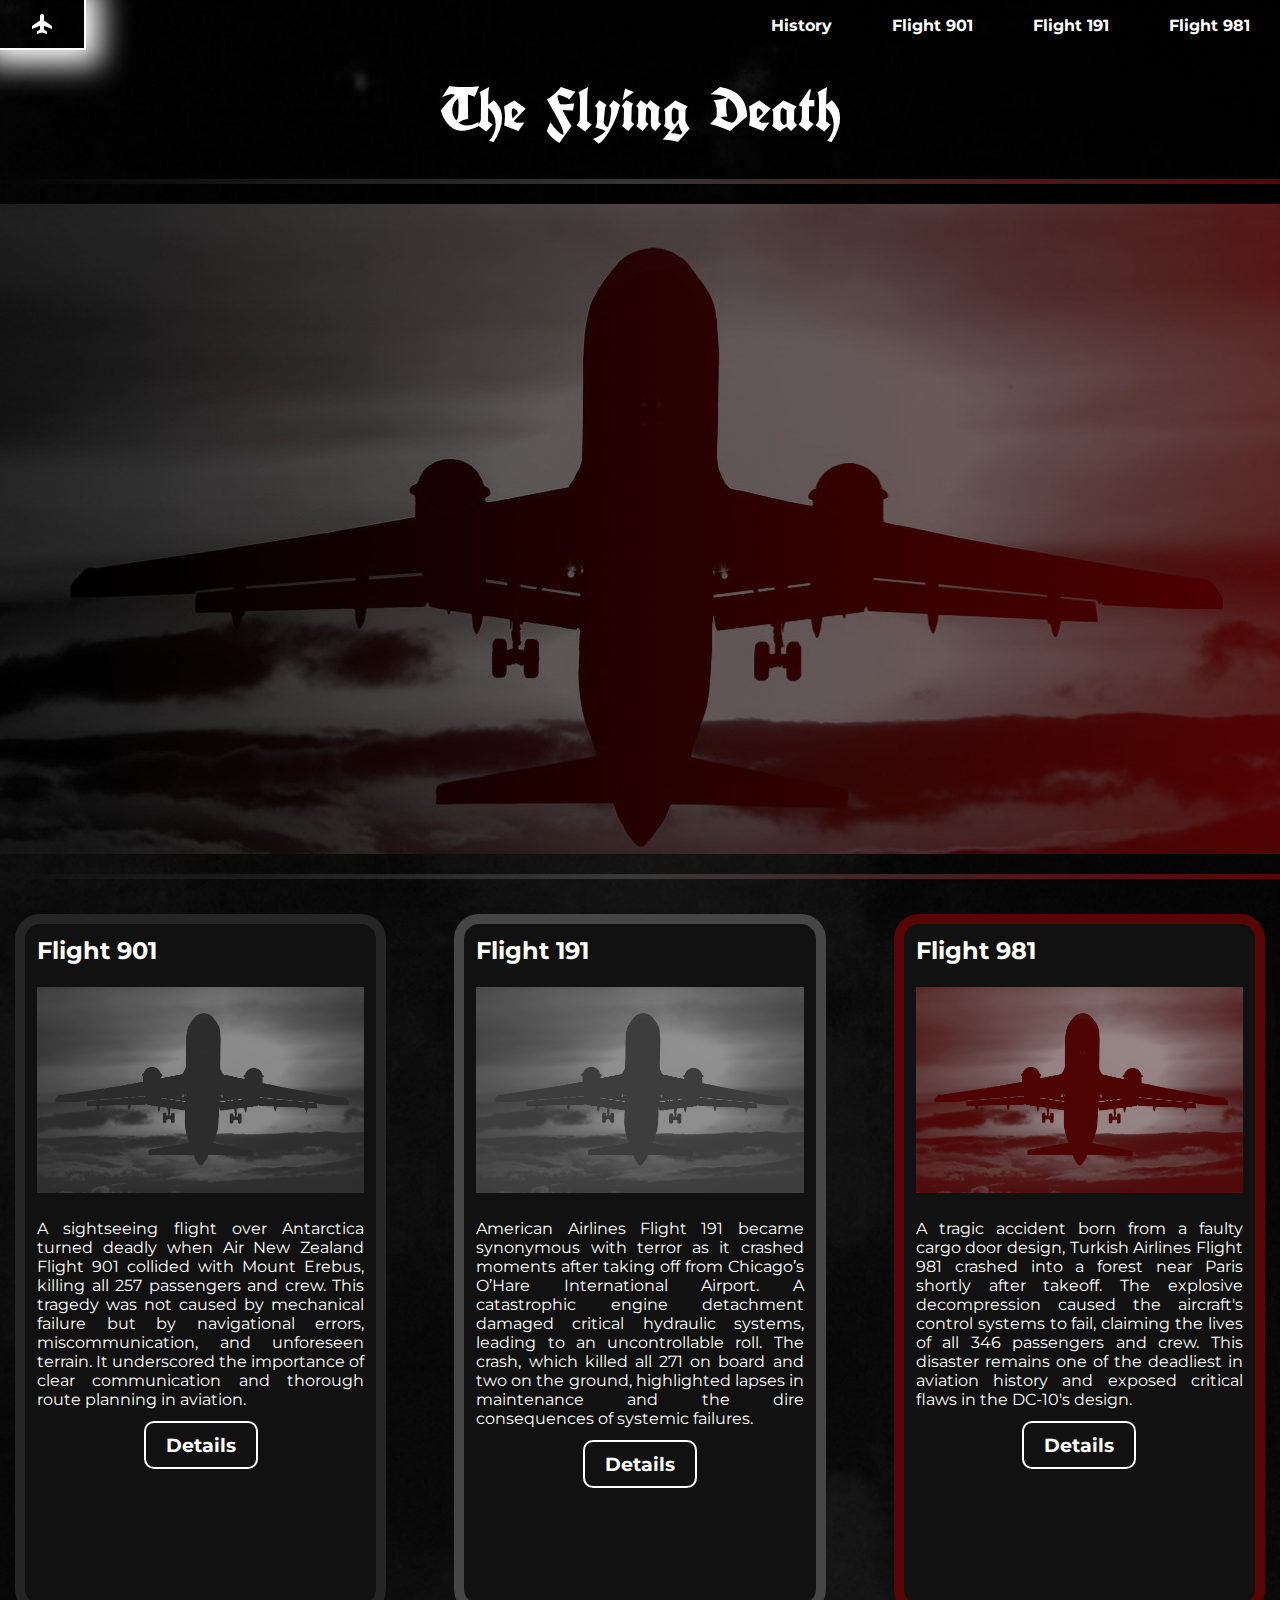
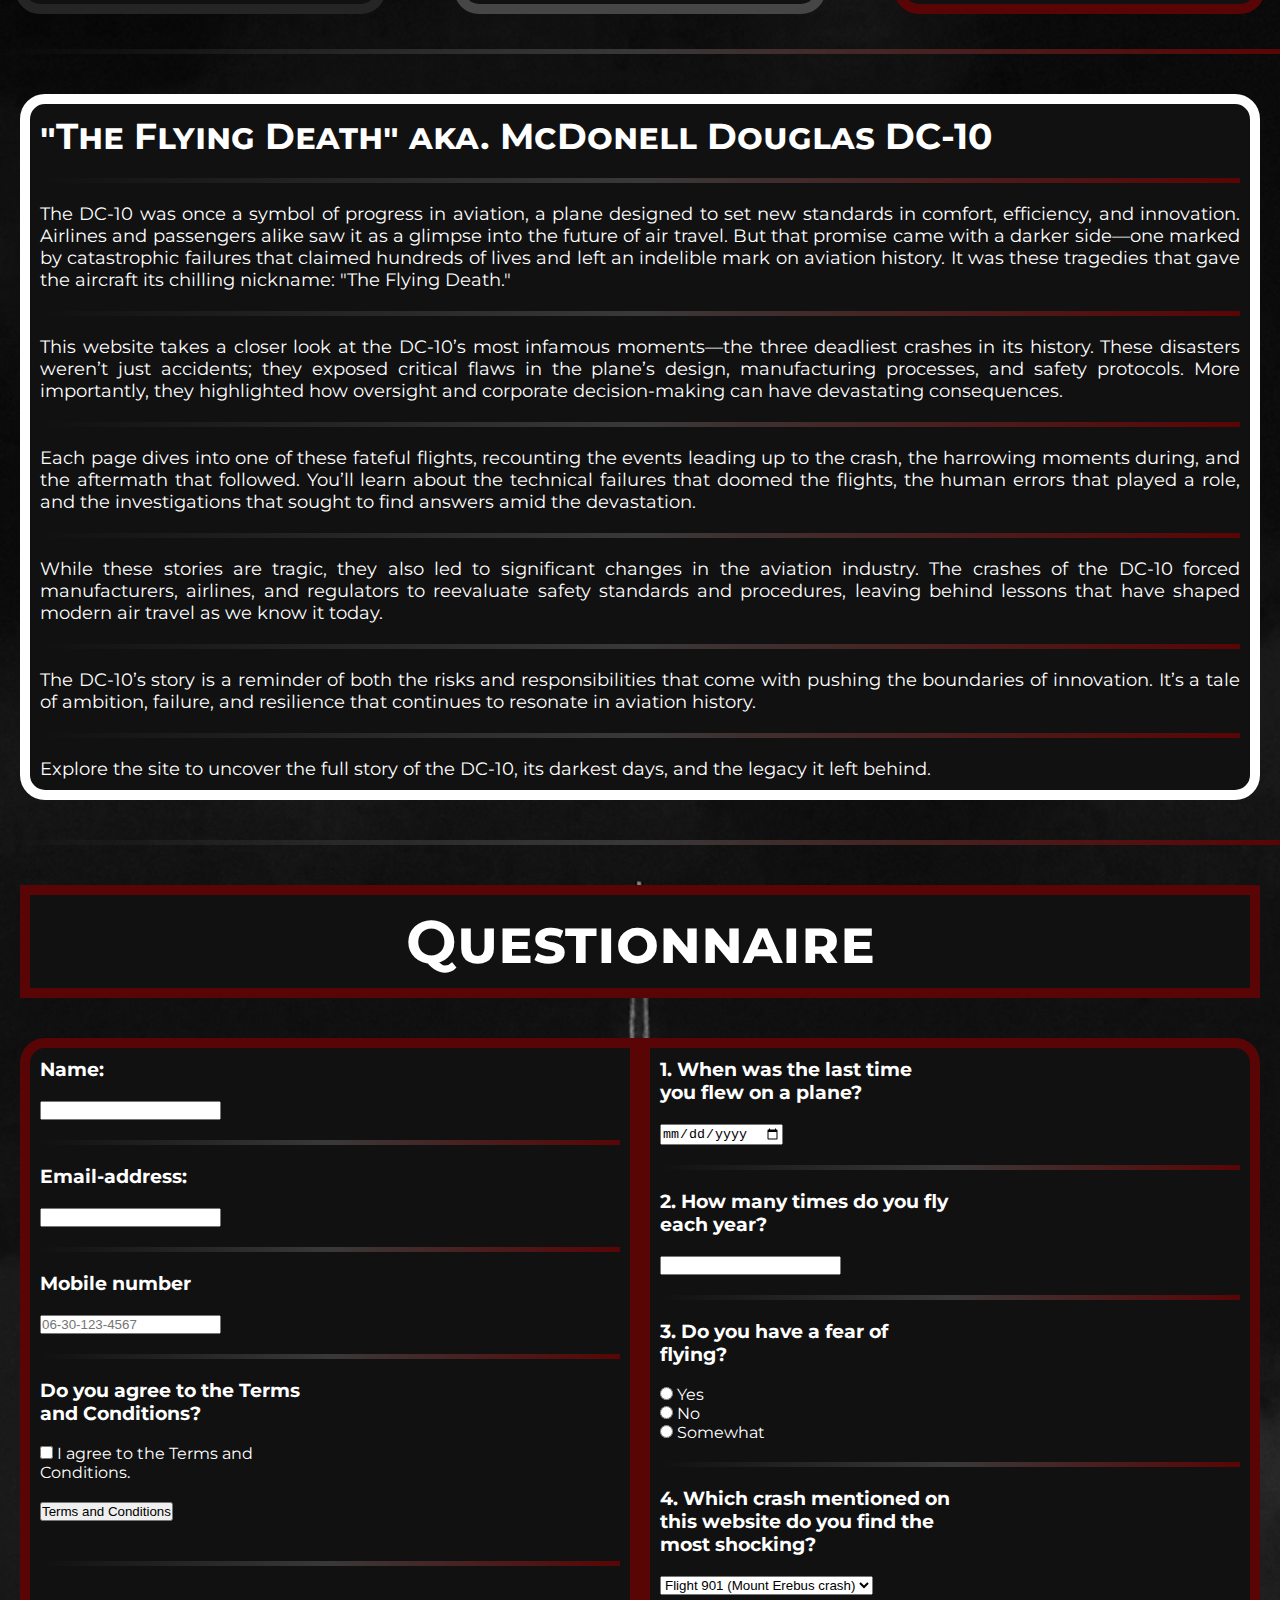
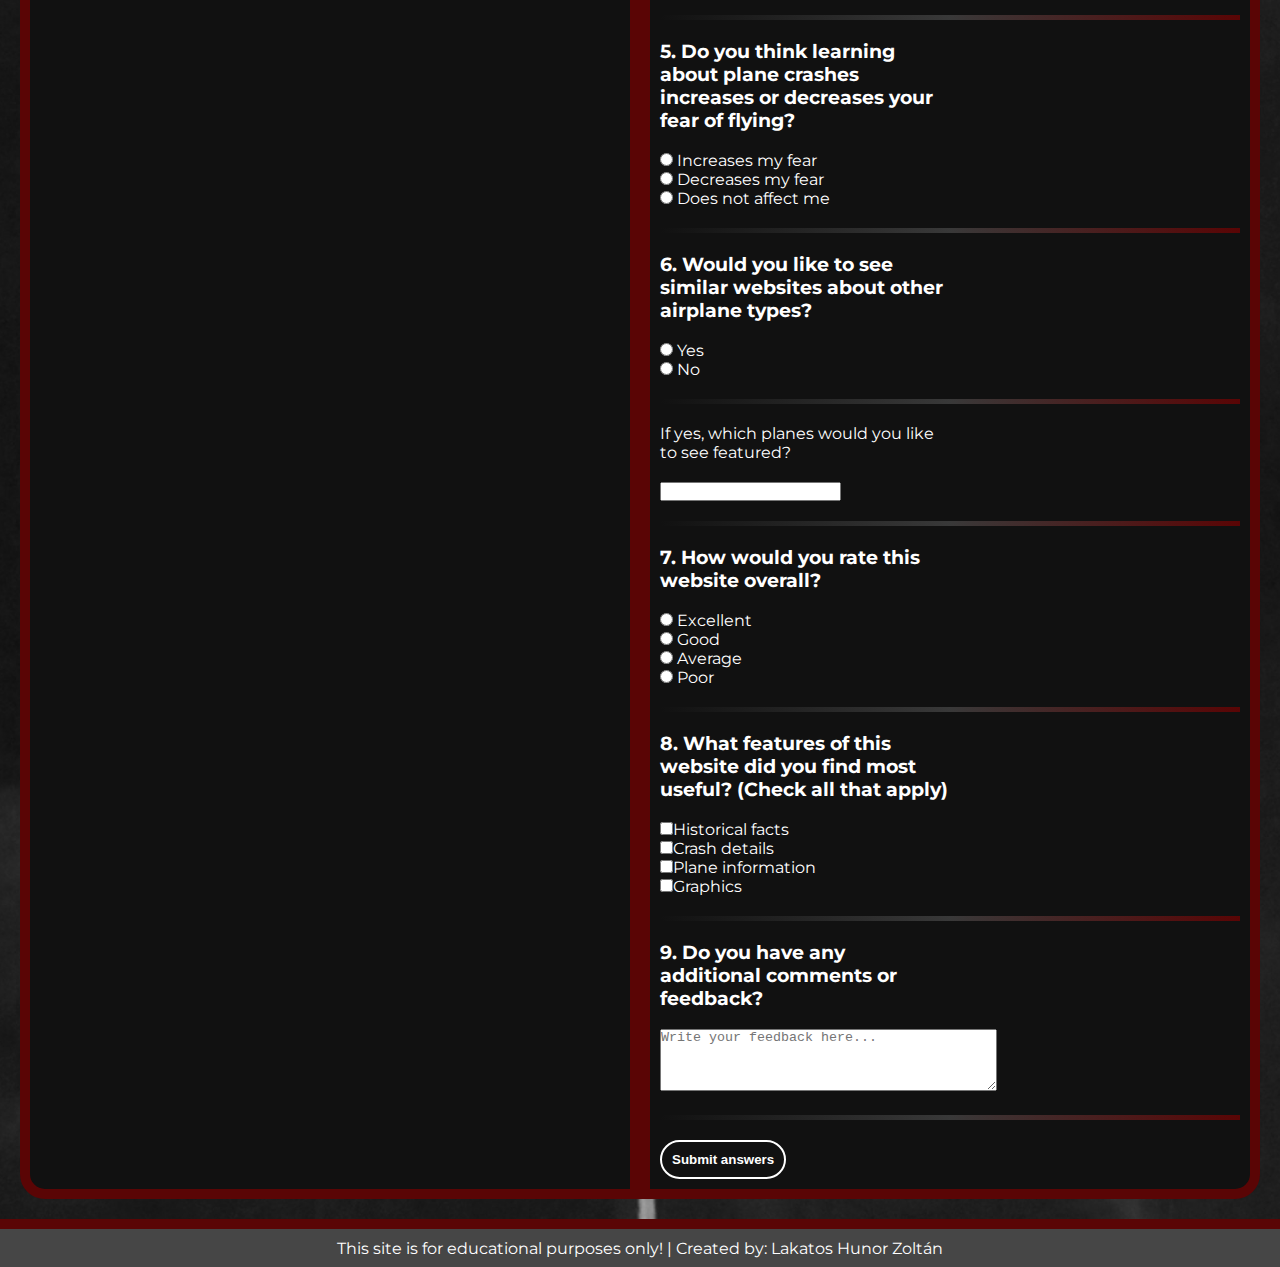
<file: index.html>
<!DOCTYPE html>
<html lang="en">

<head>
    <meta charset="UTF-8">
    <meta name="viewport" content="width=device-width, initial-scale=1.0">
    <title>The Flying Death</title>
    <link rel="stylesheet" href="style.css">
    <script src="script.js"></script>
    <meta name="author" content="Lakatos Hunor Zoltán">
    <meta name="description" content="Az oldal a DC-10 nevű repülőgép történetét, 
    és baleseteit mutatja be, kiemelve a 3 legsúlyosabbat.">
    <meta name="copyright" content="Az oldal oktatási célokra jött létre.">
    <link rel="icon" type="image/x-icon" href="./kepek/favicon.png">
</head>

<body onload="header_fgv()">
    <nav class="big-nav">
        <ul id="sidemenu"><!--ez az X-->
            <li onclick="disappear()"><a href="#"><svg class="x" xmlns="http://www.w3.org/2000/svg" height="24px"
                        viewBox="0 -960 960 960" width="24px" fill="#ffffff">
                        <path
                            d="m256-200-56-56 224-224-224-224 56-56 224 224 224-224 56 56-224 224 224 224-56 56-224-224-224 224Z" />
                    </svg></a></li>
            <li><a href="index.html">Home</a></li>
            <li><a href="history.html">History</a></li>
            <li><a href="flight_901.html">Flight 901</a></li>
            <li><a href="flight_191.html">Flight 191</a></li>
            <li><a href="flight_981.html">Flight 981</a></li>
        </ul>
        <ul>
            <li><a href="index.html" class="logo"><svg xmlns="http://www.w3.org/2000/svg" height="24px"
                        viewBox="0 -960 960 960" width="24px" fill="#ffffff">
                        <path
                            d="M280-80v-100l120-84v-144L80-280v-120l320-224v-176q0-33 23.5-56.5T480-880q33 0 56.5 23.5T560-800v176l320 224v120L560-408v144l120 84v100l-200-60-200 60Z" />
                    </svg></a></li>
            <!--<li class="disappear"><a href="index.html" id="current">Home</a></li>-->
            <li class="disappear"><a href="history.html">History</a></li>
            <li class="disappear"><a href="flight_901.html">Flight 901</a></li>
            <li class="disappear"><a href="flight_191.html">Flight 191</a></li>
            <li class="disappear"><a href="flight_981.html">Flight 981</a></li>
            <li class="menugomb" onclick="appear()"><a href="#"><svg xmlns="http://www.w3.org/2000/svg" height="24px"
                        viewBox="0 -960 960 960" width="24px" fill="#ffffff">
                        <path d="M120-240v-80h720v80H120Zm0-200v-80h720v80H120Zm0-200v-80h720v80H120Z" />
                        <!--ez a 3 pont-->
                    </svg></a></li>
        </ul>
    </nav>
    <header><span id="header-one">The</span><span id="header-two">Flying</span><span id="header-three">Death</span>
    </header>
    <hr>
    <div class="kezdolap-kep"></div>
    <hr>




    <div class="container">
        <section class="sotetszurke-section">
            <table>
                <tr>
                    <td>
                        <h2>Flight 901</h2>
                    </td>
                </tr>
                <tr>
                    <td><img src="kepek/aircraft_sotet_szurke.jpg" alt="Repülőgép sötét szürke háttérrel"></td>
                </tr>
                <tr>
                    <td>A sightseeing flight over Antarctica turned deadly when Air New Zealand Flight 901 collided with
                        Mount Erebus,
                        killing all 257 passengers and crew. This tragedy was not caused by mechanical failure but by
                        navigational errors, miscommunication, and unforeseen terrain. It underscored the importance of
                        clear communication and thorough route planning in aviation.</td>
                </tr>
                <tr>
                    <td><a href="flight_901.html">Details</a></td>
                </tr>
            </table>

        </section>
        <section class="vilagosszurke-section">
            <table>
                <tr>
                    <td>
                        <h2>Flight 191</h2>
                    </td>
                </tr>
                <tr>
                    <td><img src="kepek/aircraft_vilagos_szurke.jpg" alt="Repülőgép világos szürke háttérrel"></td>
                </tr>
                <tr>
                    <td>American Airlines Flight 191 became synonymous with terror as it crashed moments after taking
                        off from Chicago’s
                        O’Hare International Airport. A catastrophic engine detachment damaged critical hydraulic
                        systems, leading to an uncontrollable roll. The crash, which killed all 271 on board and two on
                        the ground, highlighted lapses in maintenance and the dire consequences of systemic failures.
                    </td>
                </tr>
                <tr>
                    <td><a href="flight_191.html">Details</a></td>
                </tr>
            </table>
        </section>
        <section class="voros-section">
            <table>
                <tr>
                    <td>
                        <h2>Flight 981</h2>
                    </td>
                </tr>
                <tr>
                    <td><img src="kepek/aircraft_voros.jpg" alt="Repülőgép vörös háttérrel"></td>
                </tr>
                <tr>
                    <td>A tragic accident born from a faulty cargo door design, Turkish Airlines Flight 981 crashed into
                        a forest near Paris shortly after takeoff. The explosive decompression caused the aircraft's
                        control systems to fail, claiming the lives of all 346 passengers and crew. This disaster
                        remains one of the deadliest in aviation history and exposed critical flaws in the DC-10's
                        design.</td>
                </tr>
                <tr>
                    <td><a href="flight_981.html">Details</a></td>
                </tr>
            </table>

        </section>
        <hr>
        <article class="home_foszoveg">
            <h1>"The Flying Death" aka. McDonell Douglas DC-10</h1>
            <hr>
            <p>The DC-10 was once a symbol of progress in aviation, a plane designed to set new standards in comfort,
                efficiency, and innovation. Airlines and passengers alike saw it as a glimpse into the future of air
                travel. But that promise came with a darker side—one marked by catastrophic failures that claimed
                hundreds of lives and left an indelible mark on aviation history. It was these tragedies that gave the
                aircraft its chilling nickname: "The Flying Death."</p>
            <hr>
            <p>This website takes a closer look at the DC-10’s most infamous moments—the three deadliest crashes in its
                history. These disasters weren’t just accidents; they exposed critical flaws in the plane’s design,
                manufacturing processes, and safety protocols. More importantly, they highlighted how oversight and
                corporate decision-making can have devastating consequences.</p>
            <hr>
            <p>Each page dives into one of these fateful flights, recounting the events leading up to the crash, the
                harrowing moments during, and the aftermath that followed. You’ll learn about the technical failures
                that doomed the flights, the human errors that played a role, and the investigations that sought to find
                answers amid the devastation.</p>
            <hr>
            <p>While these stories are tragic, they also led to significant changes in the aviation industry. The
                crashes of the DC-10 forced manufacturers, airlines, and regulators to reevaluate safety standards and
                procedures, leaving behind lessons that have shaped modern air travel as we know it today.</p>
            <hr>
            <p>The DC-10’s story is a reminder of both the risks and responsibilities that come with pushing the
                boundaries of innovation. It’s a tale of ambition, failure, and resilience that continues to resonate in
                aviation history.</p>
            <hr>
            <p>Explore the site to uncover the full story of the DC-10, its darkest days, and the legacy it left behind.
            </p>
        </article>
        <hr>
        <div class="quiz-title">
            <h1>Questionnaire</h1>
        </div>
        <form action="https://rf.uni-corvinus.hu/webfejlesztes/receive.php" method="post" class="questionnaire">



            <div class="left">
                <div>
                    <label for="name">
                        <h3>Name:</h3>
                    </label>
                    <br>
                    <input type="text" name="name" id="name" required>
                </div>
                <hr>
                <div>
                    <label for="email">
                        <h3>Email-address:</h3>
                    </label>
                    <br>
                    <input type="email" name="email" id="email" required>
                </div>
                <hr>
                <div>
                    <label for="tel-number">
                        <h3>Mobile number</h3>
                    </label>
                    <br>
                    <input type="tel" name="tel-number" id="tel-number" placeholder="06-30-123-4567" required>
                </div>
                <hr>
                <div>
                    <h3>Do you agree to the Terms and Conditions?</h3>
                    <br>
                    <input type="checkbox" id="terms-and-conditions" name="terms" required>
                    <label for="terms-and-conditions">I agree to the Terms and Conditions.</label>
                    <br><br>
                    <input type="button" value="Terms and Conditions" onclick="TermsConditions()">

                </div>
                <div class="terms-cond" id="terms-cond"></div>
                <hr>
                <span></span>
            </div>


            <div class="right">
                <div class="question">
                    <label for="last-flight">
                        <h3>1. When was the last time you flew on a plane?</h3>
                    </label>
                    <br>
                    <input type="date" id="last-flight" name="last-flight" value="never">
                </div>
                <hr>

                <div class="question">
                    <label for="flight-number">
                        <h3>2. How many times do you fly each year?</h3>
                    </label>
                    <br>
                    <input type="number" id="flight-number" name="flight-number" min="0" required>
                </div>
                <hr>


                <div class="question">
                    <h3>3. Do you have a fear of flying?</h3>
                    <br>
                    <label>
                        <input type="radio" name="fear" value="yes"> Yes
                    </label>
                    <br>
                    <label>
                        <input type="radio" name="fear" value="no"> No
                    </label>
                    <br>
                    <label>
                        <input type="radio" name="fear" value="somewhat"> Somewhat
                    </label>
                </div>
                <hr>


                <div class="question">
                    <h3>4. Which crash mentioned on this website do you find the most shocking?</h3>
                    <br>
                    <select name="most-shocking-crash" id="most-shocking-crash" required>
                        <option value="flight-901">Flight 901 (Mount Erebus crash)</option>
                        <option value="flight-191">Flight 191 (Engine Detachment)</option>
                        <option value="flight-981">Flight 981 (Cargo Door Failure)</option>
                    </select>
                </div>
                <hr>


                <div class="question">
                    <h3>5. Do you think learning about plane crashes increases or decreases your fear of flying?</h3>
                    <br>
                    <label>
                        <input type="radio" name="fear-effect" value="increase"> Increases my fear
                    </label>
                    <br>
                    <label>
                        <input type="radio" name="fear-effect" value="decrease"> Decreases my fear
                    </label>
                    <br>
                    <label>
                        <input type="radio" name="fear-effect" value="neutral"> Does not affect me
                    </label>
                </div>
                <hr>


                <div class="question">
                    <h3>6. Would you like to see similar websites about other airplane types?</h3>
                    <br>
                    <label>
                        <input type="radio" name="similar-websites" value="yes"> Yes
                    </label>
                    <br>
                    <label>
                        <input type="radio" name="similar-websites" value="no"> No
                    </label>
                </div>
                <hr>



                <div class="question">
                    <label for="plane-types">If yes, which planes would you like to see featured?</label>
                    <br><br>
                    <input type="text" id="plane-types" name="plane-types" list="planes" required>
                    <datalist id="planes">
                        <option value="Boeing 747">Boeing 747</option>
                        <option value="Concorde">Concorde</option>
                        <option value="Boeing 737 MAX">Boeing 737 MAX</option>
                        <option value="Airbus A300">Airbus A300</option>
                    </datalist>
                </div>
                <hr>


                <div class="question">
                    <h3>7. How would you rate this website overall?</h3>
                    <br>
                    <label>
                        <input type="radio" name="rating" value="excellent"> Excellent
                    </label>
                    <br>
                    <label>
                        <input type="radio" name="rating" value="good"> Good
                    </label>
                    <br>
                    <label>
                        <input type="radio" name="rating" value="average"> Average
                    </label>
                    <br>
                    <label>
                        <input type="radio" name="rating" value="poor"> Poor
                    </label>
                </div>
                <hr>
                <div>
                    <h3>8. What features of this website did you find most useful? (Check all that apply)</h3>
                    <br>
                    <label for="historical-facts"></label>
                    <input type="checkbox" name="features" id="historical-facts" value="historical-facts">Historical
                    facts<br>
                    <label for="crash-details"></label>
                    <input type="checkbox" name="features" id="crash-details" value="crash-details">Crash details<br>
                    <label for="plane-info"></label>
                    <input type="checkbox" name="features" id="plane-info" value="plane-info">Plane information<br>
                    <label for="graphics"></label>
                    <input type="checkbox" name="features" id="graphics" value="graphics">Graphics<br>
                </div>
                <hr>

                <div class="question">
                    <label for="personal-feedback">
                        <h3>9. Do you have any additional comments or feedback?</h3>
                    </label>
                    <br>
                    <textarea id="personal-feedback" name="personal-feedback" rows="4" cols="40"
                        placeholder="Write your feedback here..."></textarea>
                </div>
                <hr>

                <div>
                    <input type="submit" value="Submit answers">
                </div>
            </div>
        </form>
        <footer>
            <p>This site is for educational purposes only! | Created by: Lakatos Hunor Zoltán</p>
        </footer>
    </div>

</body>

</html>
</file>
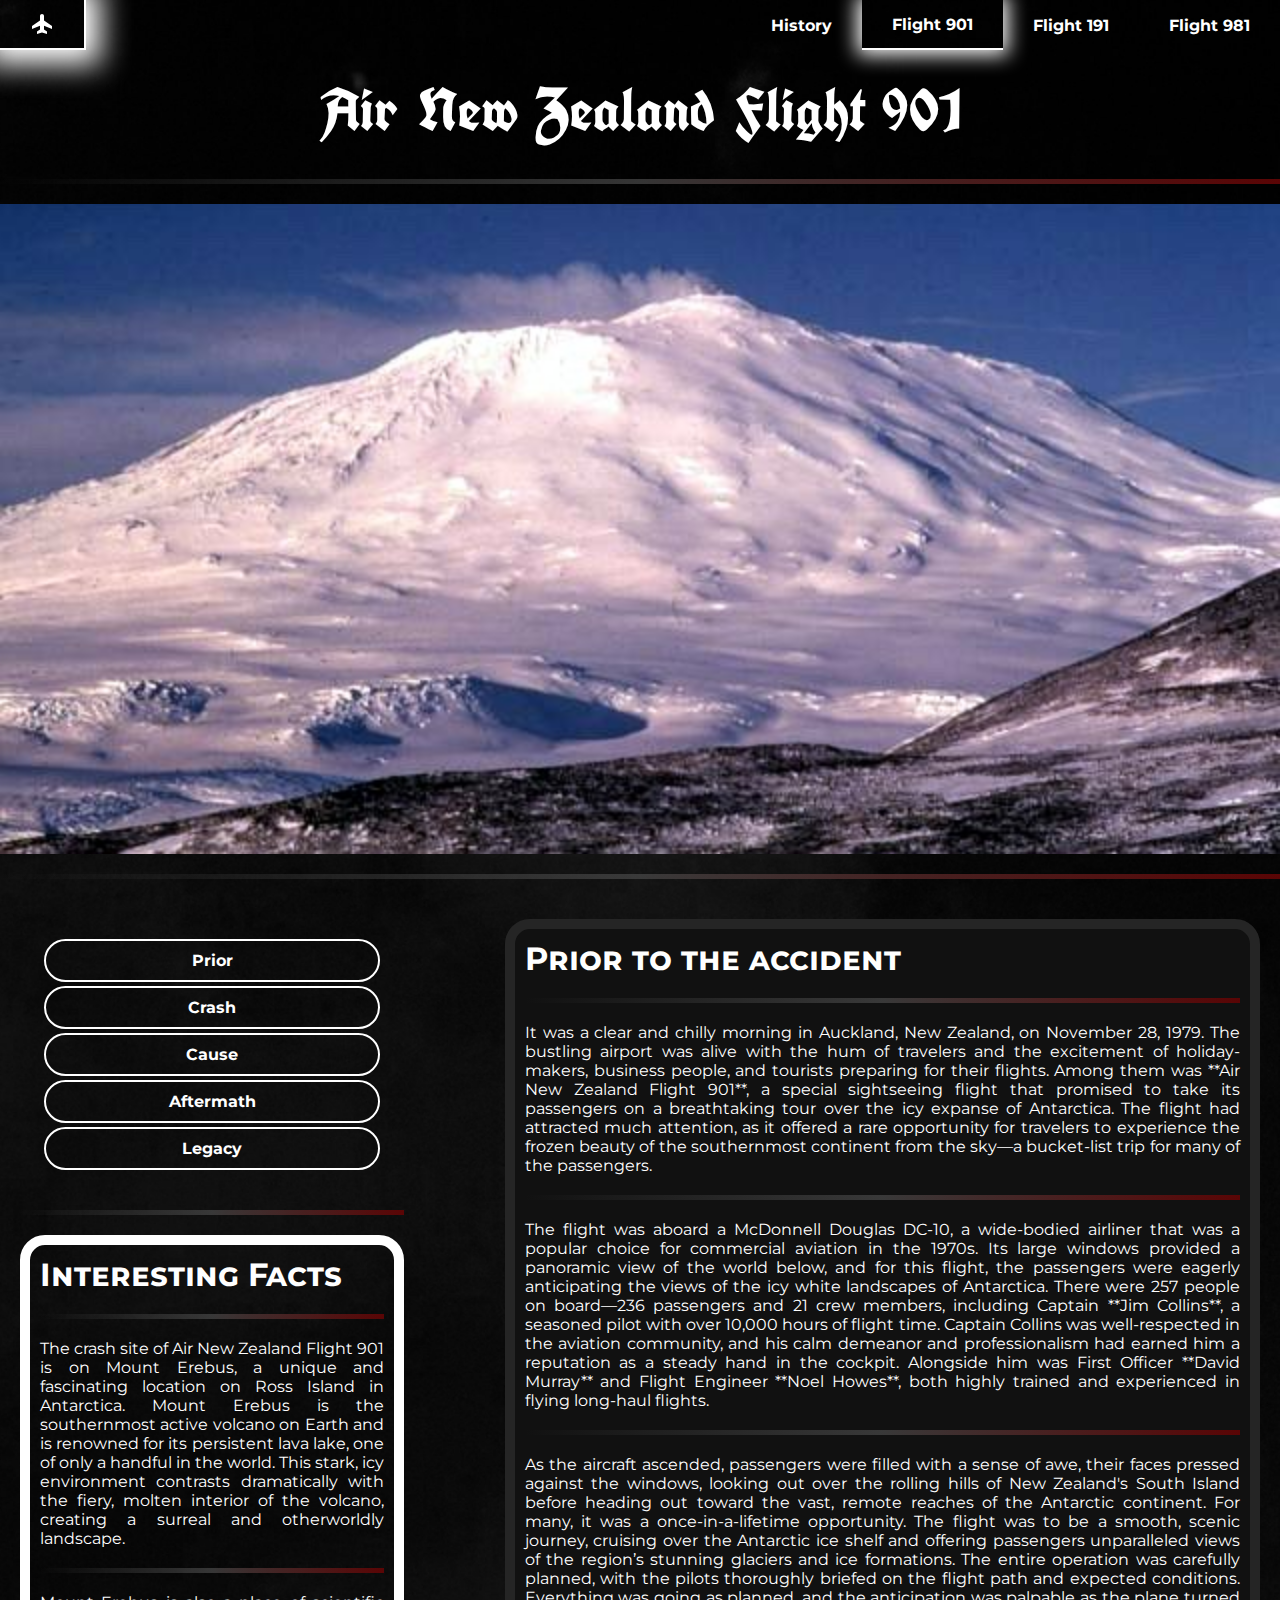
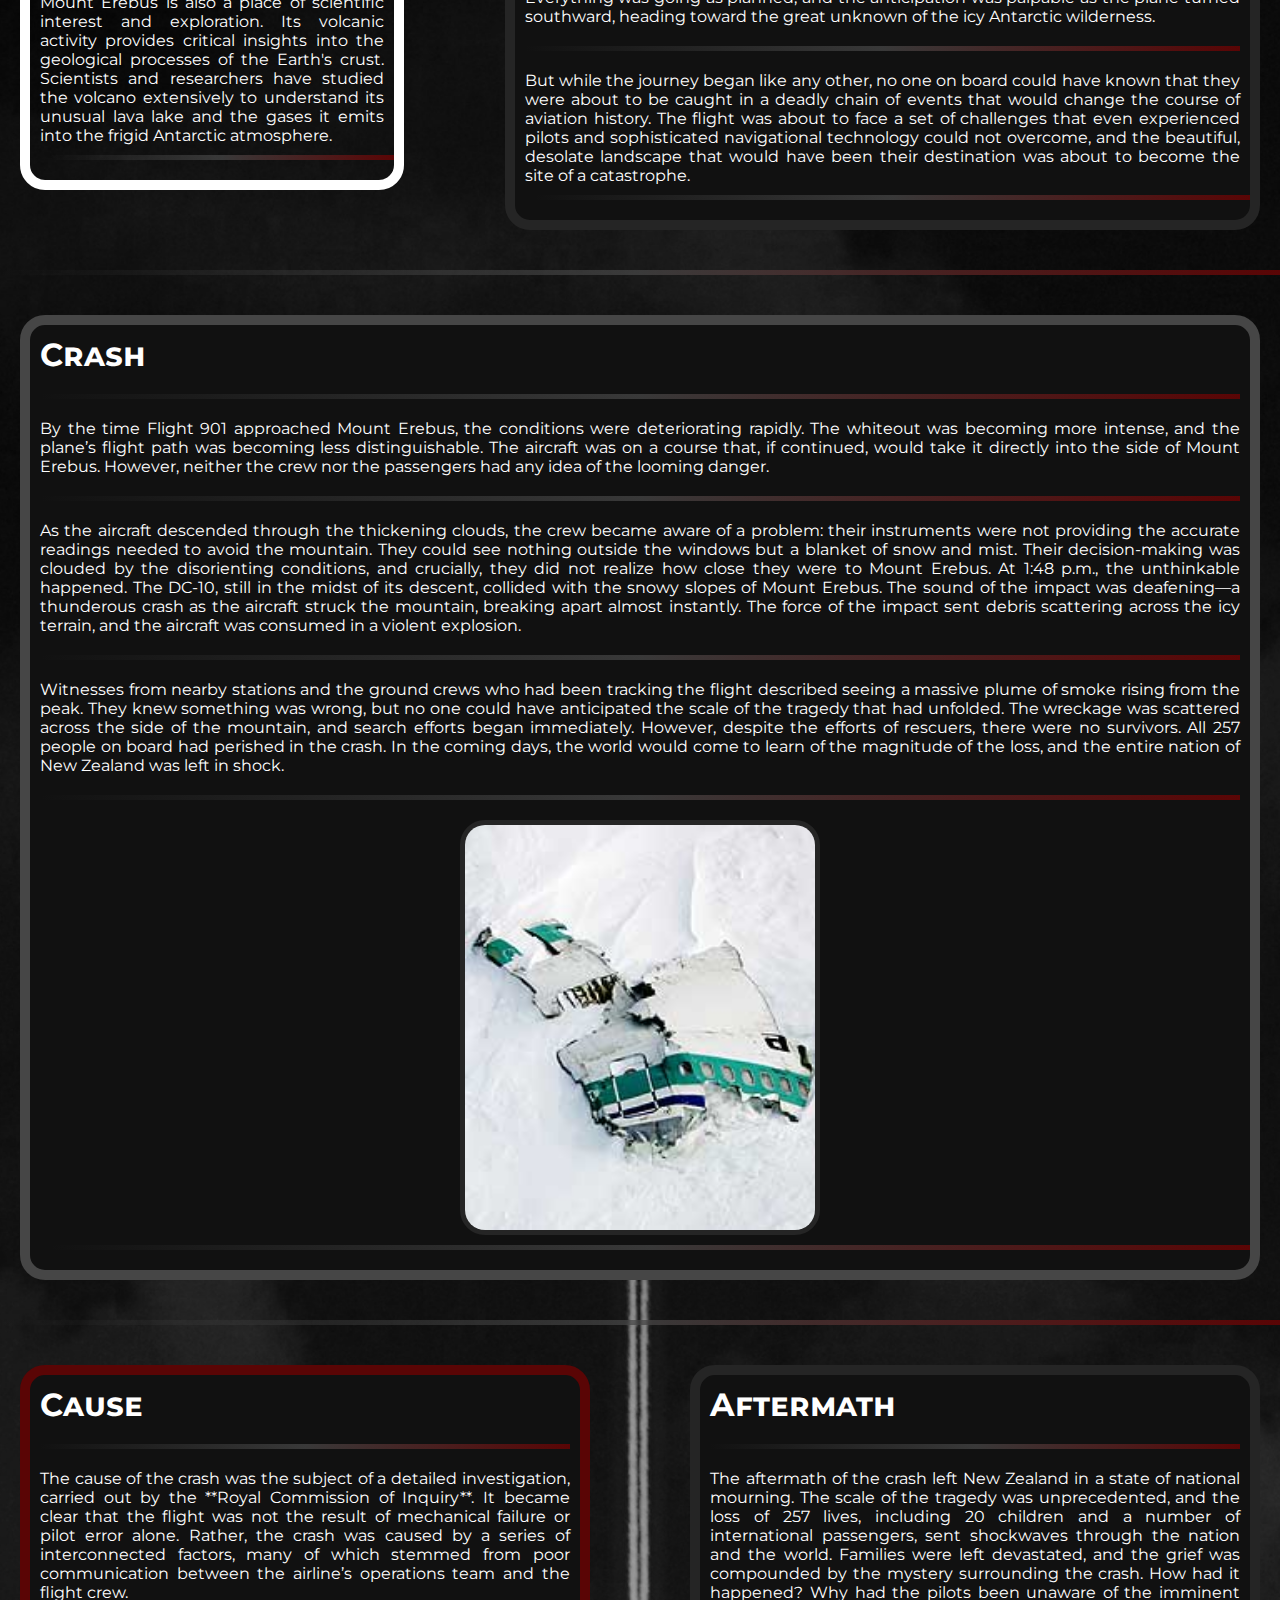
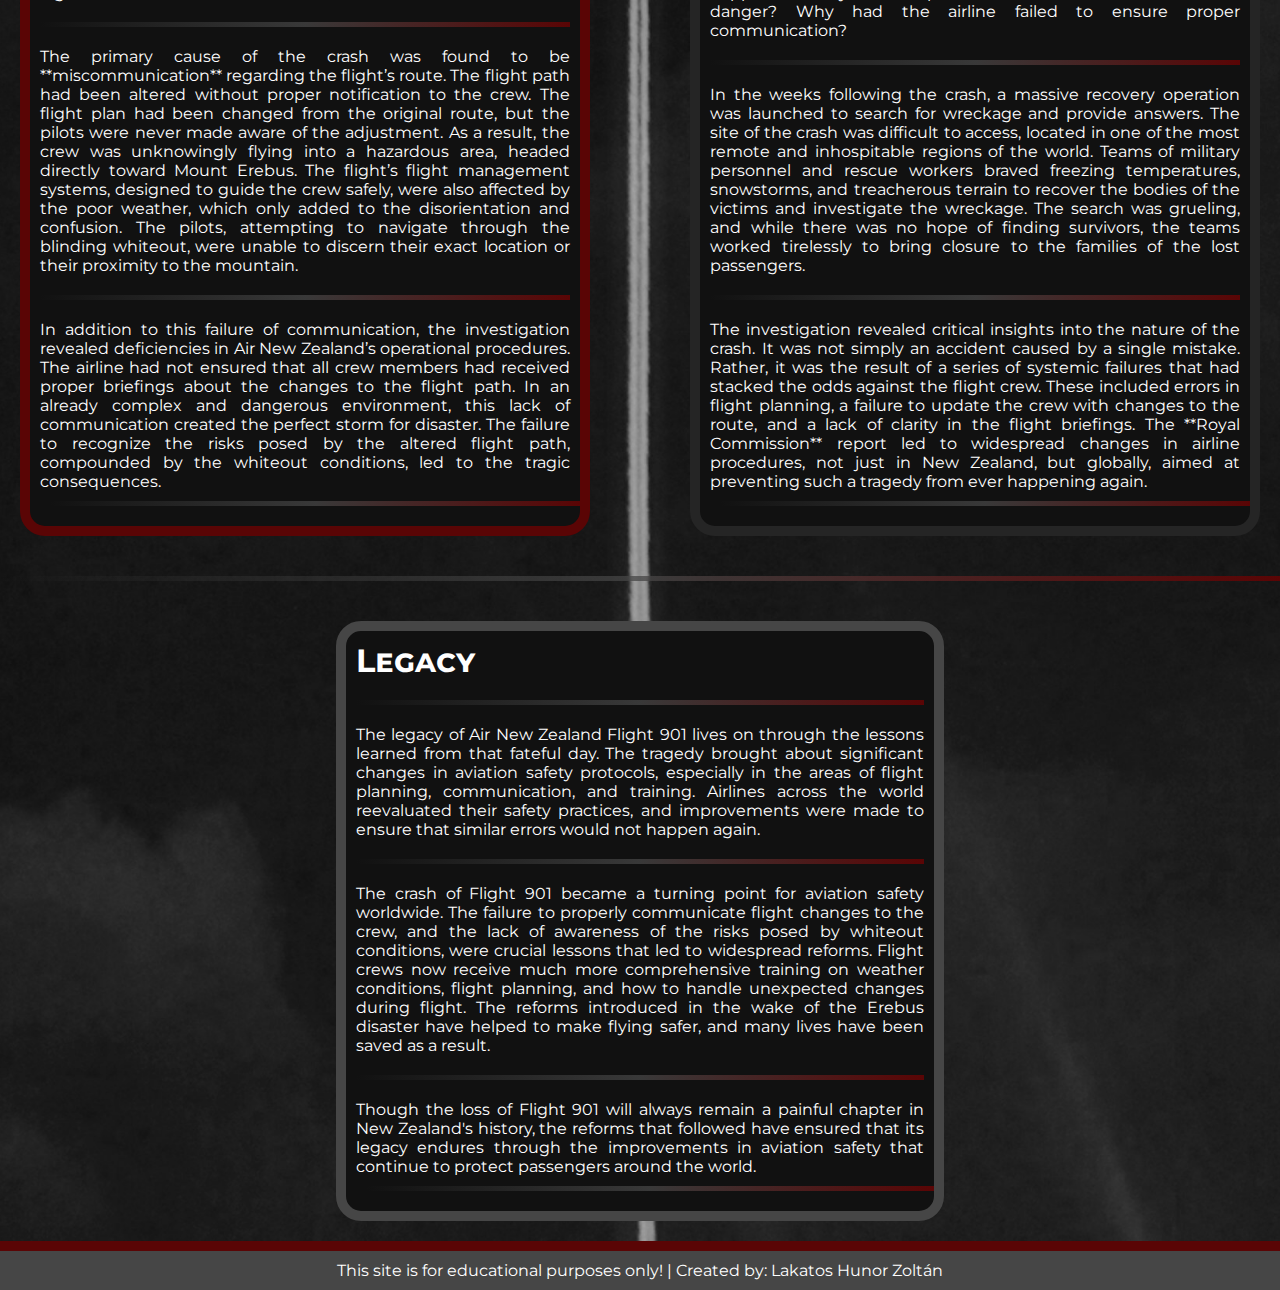
<file: flight_901.html>
<!DOCTYPE html>
<html lang="en">

<head>
    <meta charset="UTF-8">
    <meta name="viewport" content="width=device-width, initial-scale=1.0">
    <title>Air New Zealand Flight 901</title>
    <link rel="stylesheet" href="style.css">
    <script src="script.js"></script>
    <meta name="author" content="Lakatos Hunor Zoltán">
    <meta name="description" content="Az oldal a DC-10 nevű repülőgép történetét, 
    és baleseteit mutatja be, kiemelve a 3 legsúlyosabbat.">
    <meta name="copyright" content="Az oldal oktatási célokra jött létre.">
    <link rel="icon" type="image/x-icon" href="./kepek/favicon.png">

</head>

<body onload="header_fgv()">
    <nav class="big-nav">
        <ul id="sidemenu"><!--ez az X-->
            <li onclick="disappear()"><a href="#"><svg class="x" xmlns="http://www.w3.org/2000/svg" height="24px"
                        viewBox="0 -960 960 960" width="24px" fill="#ffffff">
                        <path
                            d="m256-200-56-56 224-224-224-224 56-56 224 224 224-224 56 56-224 224 224 224-56 56-224-224-224 224Z" />
                    </svg></a></li>
            <li><a href="index.html">Home</a></li>
            <li><a href="history.html">History</a></li>
            <li><a href="flight_901.html">Flight 901</a></li>
            <li><a href="flight_191.html">Flight 191</a></li>
            <li><a href="flight_981.html">Flight 981</a></li>
        </ul>
        <ul>
            <li><a href="index.html" class="logo"><svg xmlns="http://www.w3.org/2000/svg" height="24px"
                        viewBox="0 -960 960 960" width="24px" fill="#ffffff">
                        <path
                            d="M280-80v-100l120-84v-144L80-280v-120l320-224v-176q0-33 23.5-56.5T480-880q33 0 56.5 23.5T560-800v176l320 224v120L560-408v144l120 84v100l-200-60-200 60Z" />
                    </svg></a></li>
            <!--<li class="disappear"><a href="index.html">Home</a></li>-->
            <li class="disappear"><a href="history.html">History</a></li>
            <li class="disappear"><a href="flight_901.html" id="current">Flight 901</a></li>
            <li class="disappear"><a href="flight_191.html">Flight 191</a></li>
            <li class="disappear"><a href="flight_981.html">Flight 981</a></li>
            <li class="menugomb" onclick="appear()"><a href="#"><svg xmlns="http://www.w3.org/2000/svg" height="24px"
                        viewBox="0 -960 960 960" width="24px" fill="#ffffff">
                        <path d="M120-240v-80h720v80H120Zm0-200v-80h720v80H120Zm0-200v-80h720v80H120Z" />
                        <!--ez a 3 pont-->
                    </svg></a></li>
        </ul>
    </nav>
    <header><span id="header-one">Air</span><span id="header-two">New Zealand</span><span id="header-three">Flight
            901</span>
    </header>
    <hr>
    <div class="flight-zea-kep"></div>
    <hr>

    <div class="container">
        <aside class="aside-container">
            <nav>
                <ul>
                    <li><a href="#prior-id">Prior</a></li>
                    <li><a href="#crash-id">Crash</a></li>
                    <li><a href="#cause-id">Cause</a></li>
                    <li><a href="#aftermath-id">Aftermath</a></li>
                    <li><a href="#legacy-id">Legacy</a></li>
                </ul>
            </nav>
            <hr>
            <section class="under-mini-nav">
                <h1>Interesting Facts</h1>
                <hr>
                <p>The crash site of Air New Zealand Flight 901 is on Mount Erebus, a unique and fascinating location on
                    Ross Island in Antarctica. Mount Erebus is the southernmost active volcano on Earth and is renowned
                    for its persistent lava lake, one of only a handful in the world. This stark, icy environment
                    contrasts dramatically with the fiery, molten interior of the volcano, creating a surreal and
                    otherworldly landscape.
                </p>
                <hr>
                <p>Mount Erebus is also a place of scientific interest and exploration. Its volcanic activity provides
                    critical insights into the geological processes of the Earth's crust. Scientists and researchers
                    have studied the volcano extensively to understand its unusual lava lake and the gases it emits into
                    the frigid Antarctic atmosphere.
                </p>
                <hr>
            </section>
        </aside>

        <section class="prior" id="prior-id">
            <h1>Prior to the accident</h1>
            <hr>
            <p>It was a clear and chilly morning in Auckland, New Zealand, on November 28, 1979. The bustling airport
                was alive with the hum of travelers and the excitement of holiday-makers, business people, and tourists
                preparing for their flights. Among them was **Air New Zealand Flight 901**, a special sightseeing flight
                that promised to take its passengers on a breathtaking tour over the icy expanse of Antarctica. The
                flight had attracted much attention, as it offered a rare opportunity for travelers to experience the
                frozen beauty of the southernmost continent from the sky—a bucket-list trip for many of the passengers.
            </p>
            <hr>

            <p>The flight was aboard a McDonnell Douglas DC-10, a wide-bodied airliner that was a popular choice for
                commercial aviation in the 1970s. Its large windows provided a panoramic view of the world below, and
                for this flight, the passengers were eagerly anticipating the views of the icy white landscapes of
                Antarctica. There were 257 people on board—236 passengers and 21 crew members, including Captain **Jim
                Collins**, a seasoned pilot with over 10,000 hours of flight time. Captain Collins was well-respected in
                the aviation community, and his calm demeanor and professionalism had earned him a reputation as a
                steady hand in the cockpit. Alongside him was First Officer **David Murray** and Flight Engineer **Noel
                Howes**, both highly trained and experienced in flying long-haul flights.</p>
            <hr>

            <p>As the aircraft ascended, passengers were filled with a sense of awe, their faces pressed against the
                windows, looking out over the rolling hills of New Zealand's South Island before heading out toward the
                vast, remote reaches of the Antarctic continent. For many, it was a once-in-a-lifetime opportunity. The
                flight was to be a smooth, scenic journey, cruising over the Antarctic ice shelf and offering passengers
                unparalleled views of the region’s stunning glaciers and ice formations. The entire operation was
                carefully planned, with the pilots thoroughly briefed on the flight path and expected conditions.
                Everything was going as planned, and the anticipation was palpable as the plane turned southward,
                heading toward the great unknown of the icy Antarctic wilderness.</p>
            <hr>

            <p>But while the journey began like any other, no one on board could have known that they were about to be
                caught in a deadly chain of events that would change the course of aviation history. The flight was
                about to face a set of challenges that even experienced pilots and sophisticated navigational technology
                could not overcome, and the beautiful, desolate landscape that would have been their destination was
                about to become the site of a catastrophe.</p>
            <hr>
        </section>
        <hr>
        <article class="crash" id="crash-id">
            <h1>Crash</h1>
            <hr>
            <p>By the time Flight 901 approached Mount Erebus, the conditions were deteriorating rapidly. The whiteout
                was becoming more intense, and the plane’s flight path was becoming less distinguishable. The aircraft
                was on a course that, if continued, would take it directly into the side of Mount Erebus. However,
                neither the crew nor the passengers had any idea of the looming danger.</p>
            <hr>

            <p>As the aircraft descended through the thickening clouds, the crew became aware of a problem: their
                instruments were not providing the accurate readings needed to avoid the mountain. They could see
                nothing outside the windows but a blanket of snow and mist. Their decision-making was clouded by the
                disorienting conditions, and crucially, they did not realize how close they were to Mount Erebus. At
                1:48 p.m., the unthinkable happened. The DC-10, still in the midst of its descent, collided with the
                snowy slopes of Mount Erebus. The sound of the impact was deafening—a thunderous crash as the aircraft
                struck the mountain, breaking apart almost instantly. The force of the impact sent debris scattering
                across the icy terrain, and the aircraft was consumed in a violent explosion.</p>
            <hr>

            <p>Witnesses from nearby stations and the ground crews who had been tracking the flight described seeing a
                massive plume of smoke rising from the peak. They knew something was wrong, but no one could have
                anticipated the scale of the tragedy that had unfolded. The wreckage was scattered across the side of
                the mountain, and search efforts began immediately. However, despite the efforts of rescuers, there were
                no survivors. All 257 people on board had perished in the crash. In the coming days, the world would
                come to learn of the magnitude of the loss, and the entire nation of New Zealand was left in shock.</p>
            <hr>

            <img id="zea-remains" src="kepek/Air_New_Zealand_Flight_901_remains.jpg"
                alt="Remains of Air New Zealand Flight 901" title="Remains of Air New Zealand Flight 901" class="szovegkozi-kep">
            <hr>
        </article>
        <hr>
        <section class="cause" id="cause-id">
            <h1>Cause</h1>
            <hr>
            <p>The cause of the crash was the subject of a detailed investigation, carried out by the **Royal Commission
                of Inquiry**. It became clear that the flight was not the result of mechanical failure or pilot error
                alone. Rather, the crash was caused by a series of interconnected factors, many of which stemmed from
                poor communication between the airline’s operations team and the flight crew.</p>
            <hr>

            <p>The primary cause of the crash was found to be **miscommunication** regarding the flight’s route. The
                flight path had been altered without proper notification to the crew. The flight plan had been changed
                from the original route, but the pilots were never made aware of the adjustment. As a result, the crew
                was unknowingly flying into a hazardous area, headed directly toward Mount Erebus. The flight’s flight
                management systems, designed to guide the crew safely, were also affected by the poor weather, which
                only added to the disorientation and confusion. The pilots, attempting to navigate through the blinding
                whiteout, were unable to discern their exact location or their proximity to the mountain.</p>
            <hr>

            <p>In addition to this failure of communication, the investigation revealed deficiencies in Air New
                Zealand’s operational procedures. The airline had not ensured that all crew members had received proper
                briefings about the changes to the flight path. In an already complex and dangerous environment, this
                lack of communication created the perfect storm for disaster. The failure to recognize the risks posed
                by the altered flight path, compounded by the whiteout conditions, led to the tragic consequences.</p>
            <hr>
        </section>

        <section class="aftermath" id="aftermath-id">
            <h1>Aftermath</h1>
            <hr>
            <p>The aftermath of the crash left New Zealand in a state of national mourning. The scale of the tragedy was
                unprecedented, and the loss of 257 lives, including 20 children and a number of international
                passengers, sent shockwaves through the nation and the world. Families were left devastated, and the
                grief was compounded by the mystery surrounding the crash. How had it happened? Why had the pilots been
                unaware of the imminent danger? Why had the airline failed to ensure proper communication?</p>
            <hr>

            <p>In the weeks following the crash, a massive recovery operation was launched to search for wreckage and
                provide answers. The site of the crash was difficult to access, located in one of the most remote and
                inhospitable regions of the world. Teams of military personnel and rescue workers braved freezing
                temperatures, snowstorms, and treacherous terrain to recover the bodies of the victims and investigate
                the wreckage. The search was grueling, and while there was no hope of finding survivors, the teams
                worked tirelessly to bring closure to the families of the lost passengers.</p>
            <hr>

            <p>The investigation revealed critical insights into the nature of the crash. It was not simply an accident
                caused by a single mistake. Rather, it was the result of a series of systemic failures that had stacked
                the odds against the flight crew. These included errors in flight planning, a failure to update the crew
                with changes to the route, and a lack of clarity in the flight briefings. The **Royal Commission**
                report led to widespread changes in airline procedures, not just in New Zealand, but globally, aimed at
                preventing such a tragedy from ever happening again.</p>
            <hr>
        </section>
        <hr>
        <section class="legacy zea-legacy" id="legacy-id">
            <h1>Legacy</h1>
            <hr>
            <p>The legacy of Air New Zealand Flight 901 lives on through the lessons learned from that fateful day. The
                tragedy brought about significant changes in aviation safety protocols, especially in the areas of
                flight planning, communication, and training. Airlines across the world reevaluated their safety
                practices, and improvements were made to ensure that similar errors would not happen again.</p>
            <hr>

            <p>The crash of Flight 901 became a turning point for aviation safety worldwide. The failure to properly
                communicate flight changes to the crew, and the lack of awareness of the risks posed by whiteout
                conditions, were crucial lessons that led to widespread reforms. Flight crews now receive much more
                comprehensive training on weather conditions, flight planning, and how to handle unexpected changes
                during flight. The reforms introduced in the wake of the Erebus disaster have helped to make flying
                safer, and many lives have been saved as a result.</p>
            <hr>

            <p>Though the loss of Flight 901 will always remain a painful chapter in New Zealand's history, the reforms
                that followed have ensured that its legacy endures through the improvements in aviation safety that
                continue to protect passengers around the world.</p>
            <hr>
        </section>

        <footer>
            <p>This site is for educational purposes only! | Created by: Lakatos Hunor Zoltán</p>
        </footer>
    </div>



</body>

</html>
</file>
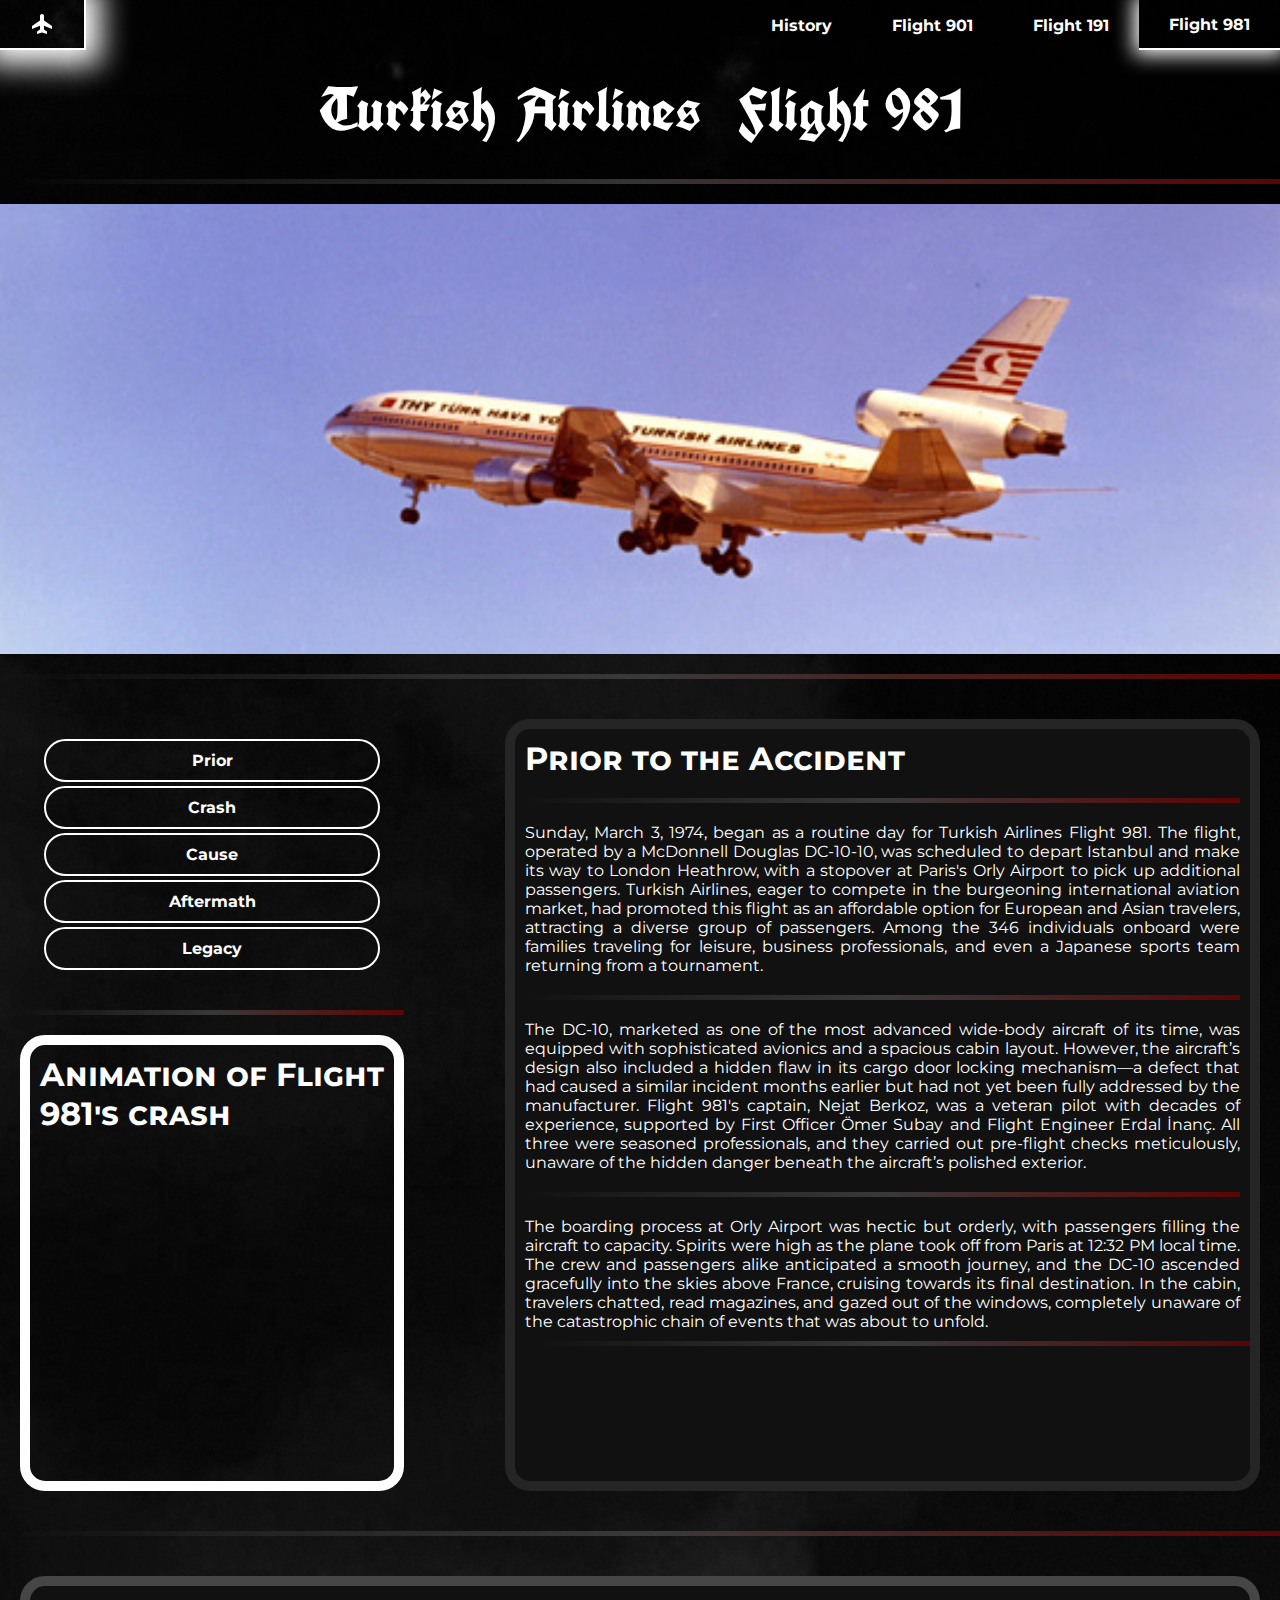
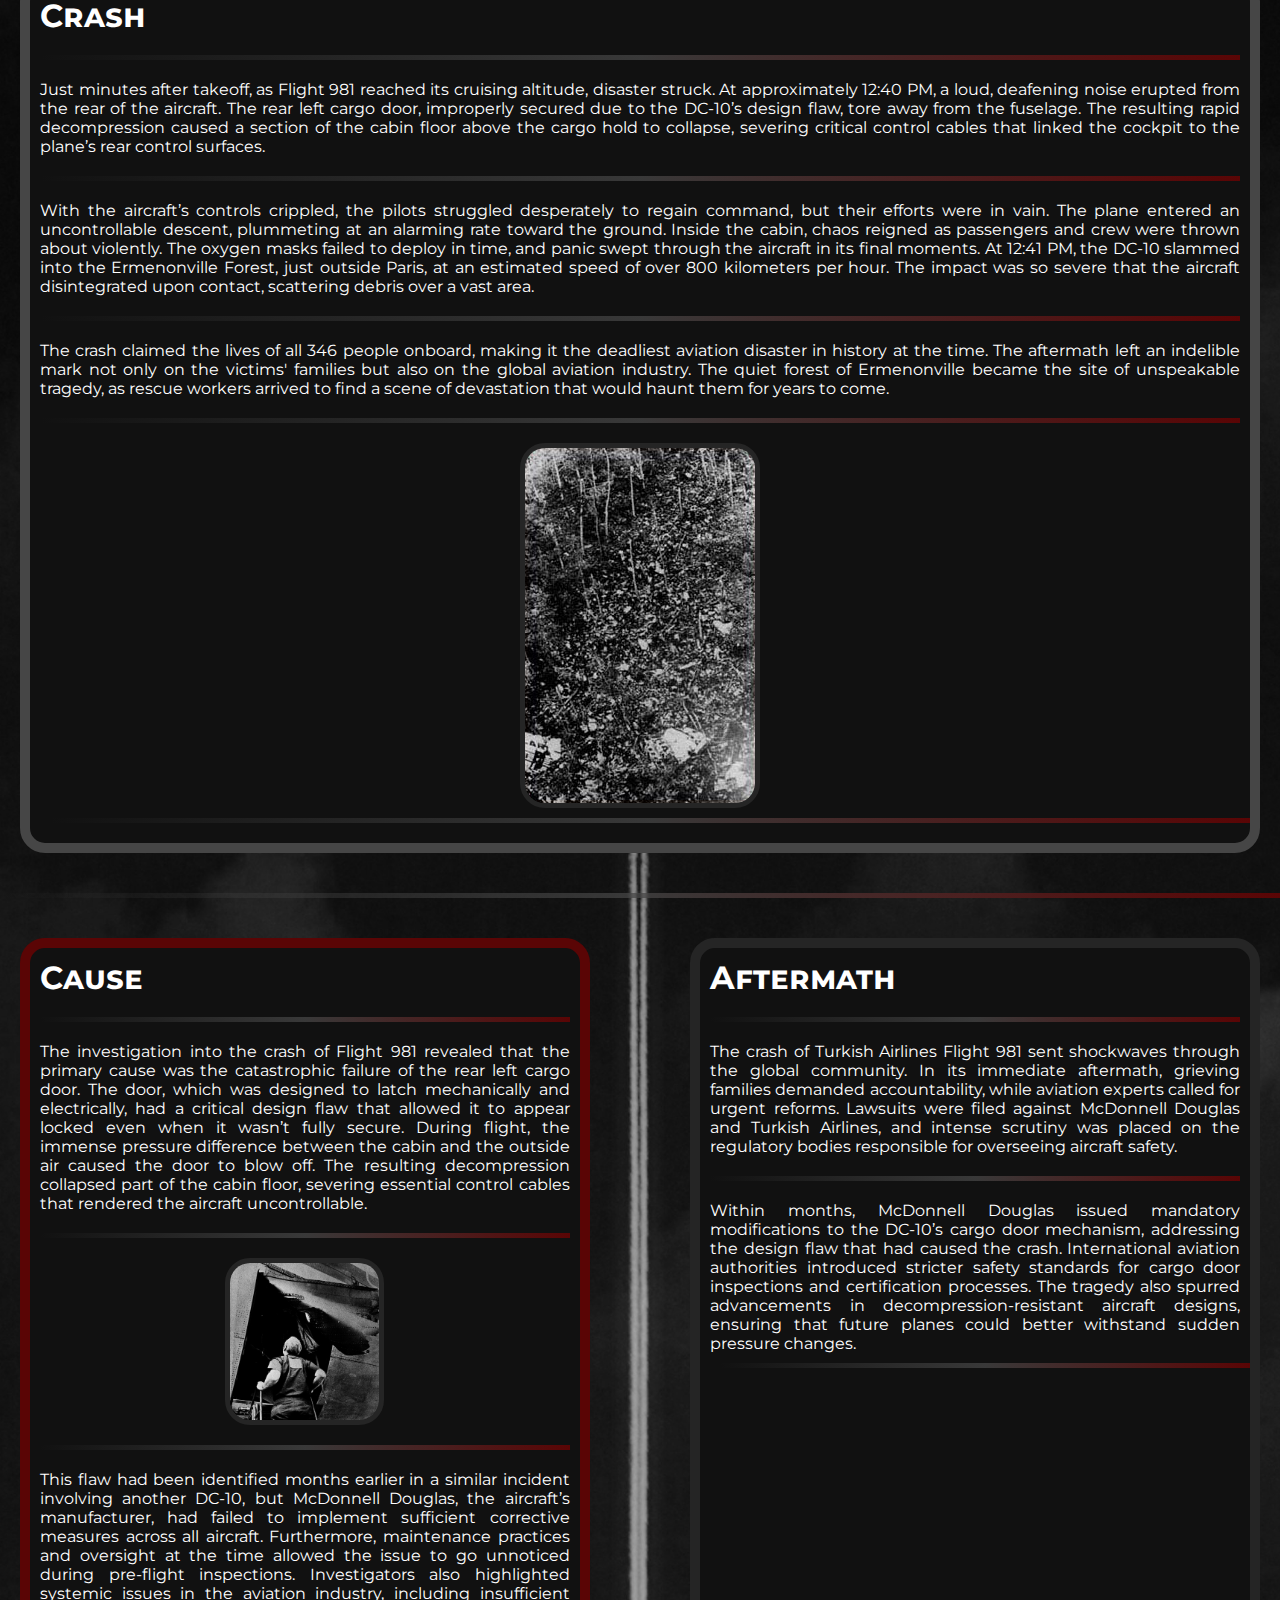
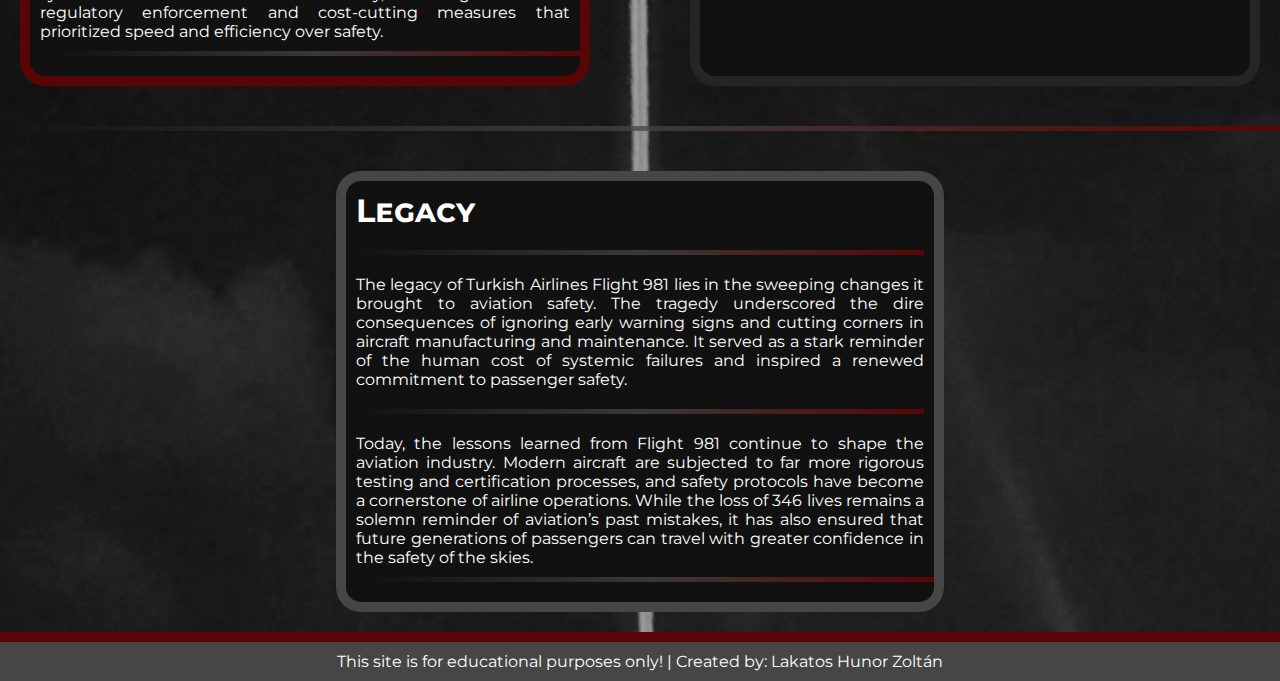
<file: flight_981.html>
<!DOCTYPE html>
<html lang="en">

<head>
    <meta charset="UTF-8">
    <meta name="viewport" content="width=device-width, initial-scale=1.0">
    <title>Turkish Airlines Flight 981</title>
    <link rel="stylesheet" href="style.css">
    <script src="script.js"></script>
    <meta name="author" content="Lakatos Hunor Zoltán">
    <meta name="description" content="Az oldal a DC-10 nevű repülőgép történetét, 
    és baleseteit mutatja be, kiemelve a 3 legsúlyosabbat.">
    <meta name="copyright" content="Az oldal oktatási célokra jött létre.">
    <link rel="icon" type="image/x-icon" href="./kepek/favicon.png">

</head>

<body onload="header_fgv()">
    <nav class="big-nav">
        <ul id="sidemenu"><!--ez az X-->
            <li onclick="disappear()"><a href="#"><svg class="x" xmlns="http://www.w3.org/2000/svg" height="24px"
                        viewBox="0 -960 960 960" width="24px" fill="#ffffff">
                        <path
                            d="m256-200-56-56 224-224-224-224 56-56 224 224 224-224 56 56-224 224 224 224-56 56-224-224-224 224Z" />
                    </svg></a></li>
            <li><a href="index.html">Home</a></li>
            <li><a href="history.html">History</a></li>
            <li><a href="flight_901.html">Flight 901</a></li>
            <li><a href="flight_191.html">Flight 191</a></li>
            <li><a href="flight_981.html">Flight 981</a></li>
        </ul>
        <ul>
            <li><a href="index.html" class="logo"><svg xmlns="http://www.w3.org/2000/svg" height="24px"
                        viewBox="0 -960 960 960" width="24px" fill="#ffffff">
                        <path
                            d="M280-80v-100l120-84v-144L80-280v-120l320-224v-176q0-33 23.5-56.5T480-880q33 0 56.5 23.5T560-800v176l320 224v120L560-408v144l120 84v100l-200-60-200 60Z" />
                    </svg></a></li>
            <!--<li class="disappear"><a href="index.html">Home</a></li>-->
            <li class="disappear"><a href="history.html">History</a></li>
            <li class="disappear"><a href="flight_901.html">Flight 901</a></li>
            <li class="disappear"><a href="flight_191.html">Flight 191</a></li>
            <li class="disappear"><a href="flight_981.html" id="current">Flight 981</a></li>
            <li class="menugomb" onclick="appear()"><a href="#"><svg xmlns="http://www.w3.org/2000/svg" height="24px"
                        viewBox="0 -960 960 960" width="24px" fill="#ffffff">
                        <path d="M120-240v-80h720v80H120Zm0-200v-80h720v80H120Zm0-200v-80h720v80H120Z" />
                        <!--ez a 3 pont-->
                    </svg></a></li>
        </ul>
    </nav>
    <header><span id="header-one">Turkish</span><span id="header-two">Airlines</span>
        <span id="header-three">Flight
            981</span>
    </header>
    <hr>
    <div class="flight-tur-kep"></div>
    <hr>

    <div class="container">
        <aside class="aside-container">
            <nav>
                <ul>
                    <li><a href="#prior-id">Prior</a></li>
                    <li><a href="#crash-id">Crash</a></li>
                    <li><a href="#cause-id">Cause</a></li>
                    <li><a href="#aftermath-id">Aftermath</a></li>
                    <li><a href="#legacy-id">Legacy</a></li>
                </ul>
            </nav>
            <hr>
            <section class="under-mini-nav">
                <h1>Animation of Flight 981's crash</h1>
                <br>
                <iframe class="tur-video" width="560" height="315" src="https://www.youtube.com/embed/ZqV4B8bJjI0?si=w5Ajfb-7-z9x8ADw"
                    title="YouTube video player" frameborder="0"
                    allow="accelerometer; autoplay; clipboard-write; encrypted-media; gyroscope; picture-in-picture; web-share"
                    referrerpolicy="strict-origin-when-cross-origin" allowfullscreen></iframe>
            </section>
        </aside>

        <section class="prior" id="prior-id">
            <h1>Prior to the Accident</h1>
            <hr>
            <p>Sunday, March 3, 1974, began as a routine day for Turkish Airlines Flight 981. The flight, operated by a
                McDonnell Douglas DC-10-10, was scheduled to depart Istanbul and make its way to London Heathrow, with a
                stopover at Paris's Orly Airport to pick up additional passengers. Turkish Airlines, eager to compete in
                the burgeoning international aviation market, had promoted this flight as an affordable option for
                European and Asian travelers, attracting a diverse group of passengers. Among the 346 individuals
                onboard were families traveling for leisure, business professionals, and even a Japanese sports team
                returning from a tournament.</p>
            <hr>
            <p>The DC-10, marketed as one of the most advanced wide-body aircraft of its time, was equipped with
                sophisticated avionics and a spacious cabin layout. However, the aircraft’s design also included a
                hidden flaw in its cargo door locking mechanism—a defect that had caused a similar incident months
                earlier but had not yet been fully addressed by the manufacturer. Flight 981's captain, Nejat Berkoz,
                was a veteran pilot with decades of experience, supported by First Officer Ömer Subay and Flight
                Engineer Erdal İnanç. All three were seasoned professionals, and they carried out pre-flight checks
                meticulously, unaware of the hidden danger beneath the aircraft’s polished exterior.</p>
            <hr>
            <p>The boarding process at Orly Airport was hectic but orderly, with passengers filling the aircraft to
                capacity. Spirits were high as the plane took off from Paris at 12:32 PM local time. The crew and
                passengers alike anticipated a smooth journey, and the DC-10 ascended gracefully into the skies above
                France, cruising towards its final destination. In the cabin, travelers chatted, read magazines, and
                gazed out of the windows, completely unaware of the catastrophic chain of events that was about to
                unfold.</p>
            <hr>
        </section>
        <hr>
        <article class="crash" id="crash-id">
            <h1>Crash</h1>
            <hr>
            <p>Just minutes after takeoff, as Flight 981 reached its cruising altitude, disaster struck. At
                approximately 12:40 PM, a loud, deafening noise erupted from the rear of the aircraft. The rear left
                cargo door, improperly secured due to the DC-10’s design flaw, tore away from the fuselage. The
                resulting rapid decompression caused a section of the cabin floor above the cargo hold to collapse,
                severing critical control cables that linked the cockpit to the plane’s rear control surfaces.</p>
            <hr>
            <p>With the aircraft’s controls crippled, the pilots struggled desperately to regain command, but their
                efforts were in vain. The plane entered an uncontrollable descent, plummeting at an alarming rate toward
                the ground. Inside the cabin, chaos reigned as passengers and crew were thrown about violently. The
                oxygen masks failed to deploy in time, and panic swept through the aircraft in its final moments. At
                12:41 PM, the DC-10 slammed into the Ermenonville Forest, just outside Paris, at an estimated speed of
                over 800 kilometers per hour. The impact was so severe that the aircraft disintegrated upon contact,
                scattering debris over a vast area.</p>
            <hr>
            <p>The crash claimed the lives of all 346 people onboard, making it the deadliest aviation disaster in
                history at the time. The aftermath left an indelible mark not only on the victims' families but also on
                the global aviation industry. The quiet forest of Ermenonville became the site of unspeakable tragedy,
                as rescue workers arrived to find a scene of devastation that would haunt them for years to come.</p>
            <hr>
            <img id="tur-remains" src="kepek/TK981_crash_site.jpg" alt="Remains of Turkish Airlines Flight 981"
                title="Remains of Turkish Airlines Flight 981" class="szovegkozi-kep">
            <hr>
        </article>
        <hr>
        <section class="cause" id="cause-id">
            <h1>Cause</h1>
            <hr>
            <p>The investigation into the crash of Flight 981 revealed that the primary cause was the catastrophic
                failure of the rear left cargo door. The door, which was designed to latch mechanically and
                electrically, had a critical design flaw that allowed it to appear locked even when it wasn’t fully
                secure. During flight, the immense pressure difference between the cabin and the outside air caused the
                door to blow off. The resulting decompression collapsed part of the cabin floor, severing essential
                control cables that rendered the aircraft uncontrollable.</p>
            <hr>
            <img src="kepek/Photo_of_American_Airlines_Flight_96_cargo_door.jpg" alt="American Airlines FLight 96 cargo door, same door malfunctioned in both flights" class="first-acc-pic szovegkozi-kep">
            <hr>
            <p>This flaw had been identified months earlier in a similar incident involving another DC-10, but McDonnell
                Douglas, the aircraft’s manufacturer, had failed to implement sufficient corrective measures across all
                aircraft. Furthermore, maintenance practices and oversight at the time allowed the issue to go unnoticed
                during pre-flight inspections. Investigators also highlighted systemic issues in the aviation industry,
                including insufficient regulatory enforcement and cost-cutting measures that prioritized speed and
                efficiency over safety.</p>
            <hr>
        </section>
        
        <section class="aftermath" id="aftermath-id">
            <h1>Aftermath</h1>
            <hr>
            <p>The crash of Turkish Airlines Flight 981 sent shockwaves through the global community. In its immediate
                aftermath, grieving families demanded accountability, while aviation experts called for urgent reforms.
                Lawsuits were filed against McDonnell Douglas and Turkish Airlines, and intense scrutiny was placed on
                the regulatory bodies responsible for overseeing aircraft safety.</p>
            <hr>
            <p>Within months, McDonnell Douglas issued mandatory modifications to the DC-10’s cargo door mechanism,
                addressing the design flaw that had caused the crash. International aviation authorities introduced
                stricter safety standards for cargo door inspections and certification processes. The tragedy also
                spurred advancements in decompression-resistant aircraft designs, ensuring that future planes could
                better withstand sudden pressure changes.</p>
            <hr>
        </section>
        <hr>
        <section class="legacy zea-legacy" id="legacy-id">
            <h1>Legacy</h1>
            <hr>
            <p>The legacy of Turkish Airlines Flight 981 lies in the sweeping changes it brought to aviation safety. The
                tragedy underscored the dire consequences of ignoring early warning signs and cutting corners in
                aircraft manufacturing and maintenance. It served as a stark reminder of the human cost of systemic
                failures and inspired a renewed commitment to passenger safety.</p>
            <hr>
            <p>Today, the lessons learned from Flight 981 continue to shape the aviation industry. Modern aircraft are
                subjected to far more rigorous testing and certification processes, and safety protocols have become a
                cornerstone of airline operations. While the loss of 346 lives remains a solemn reminder of aviation’s
                past mistakes, it has also ensured that future generations of passengers can travel with greater
                confidence in the safety of the skies.</p>
            <hr>
        </section>

        <footer>
            <p>This site is for educational purposes only! | Created by: Lakatos Hunor Zoltán</p>
        </footer>
    </div>




</body>

</html>
</file>
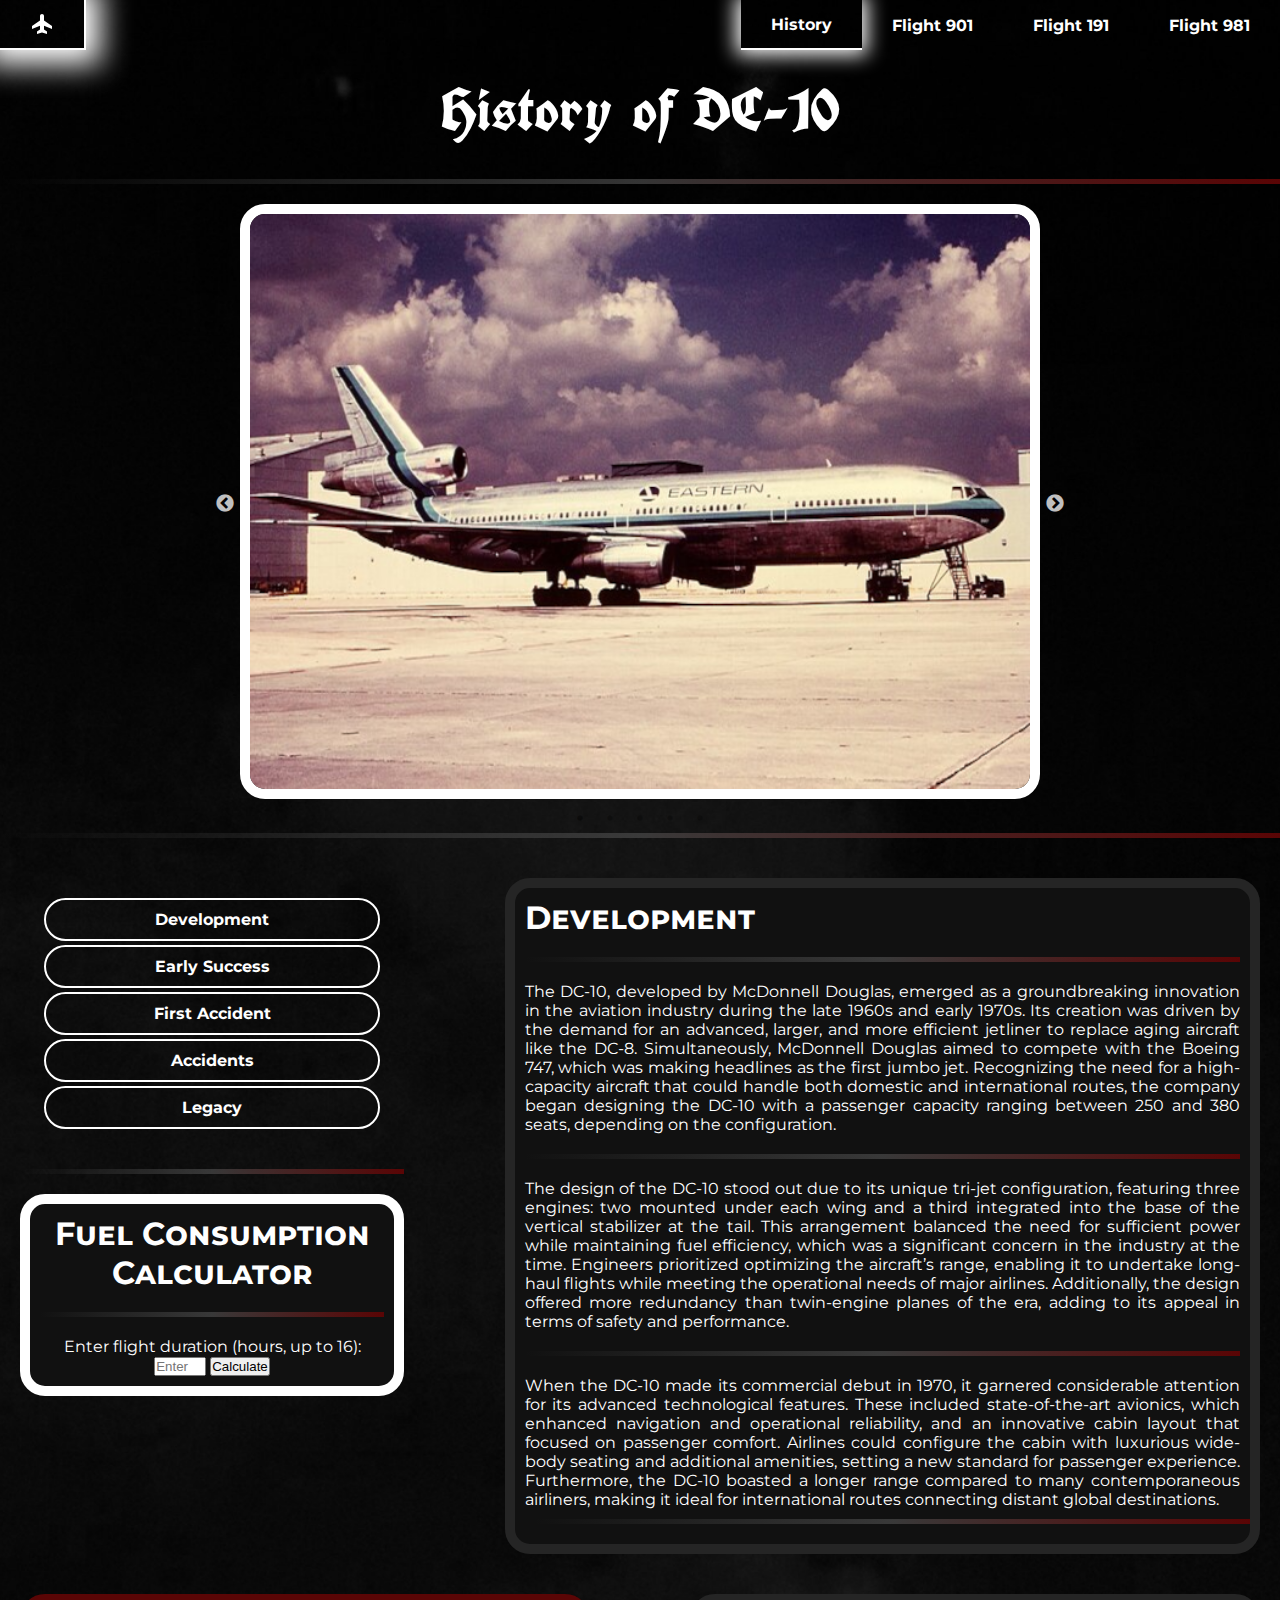
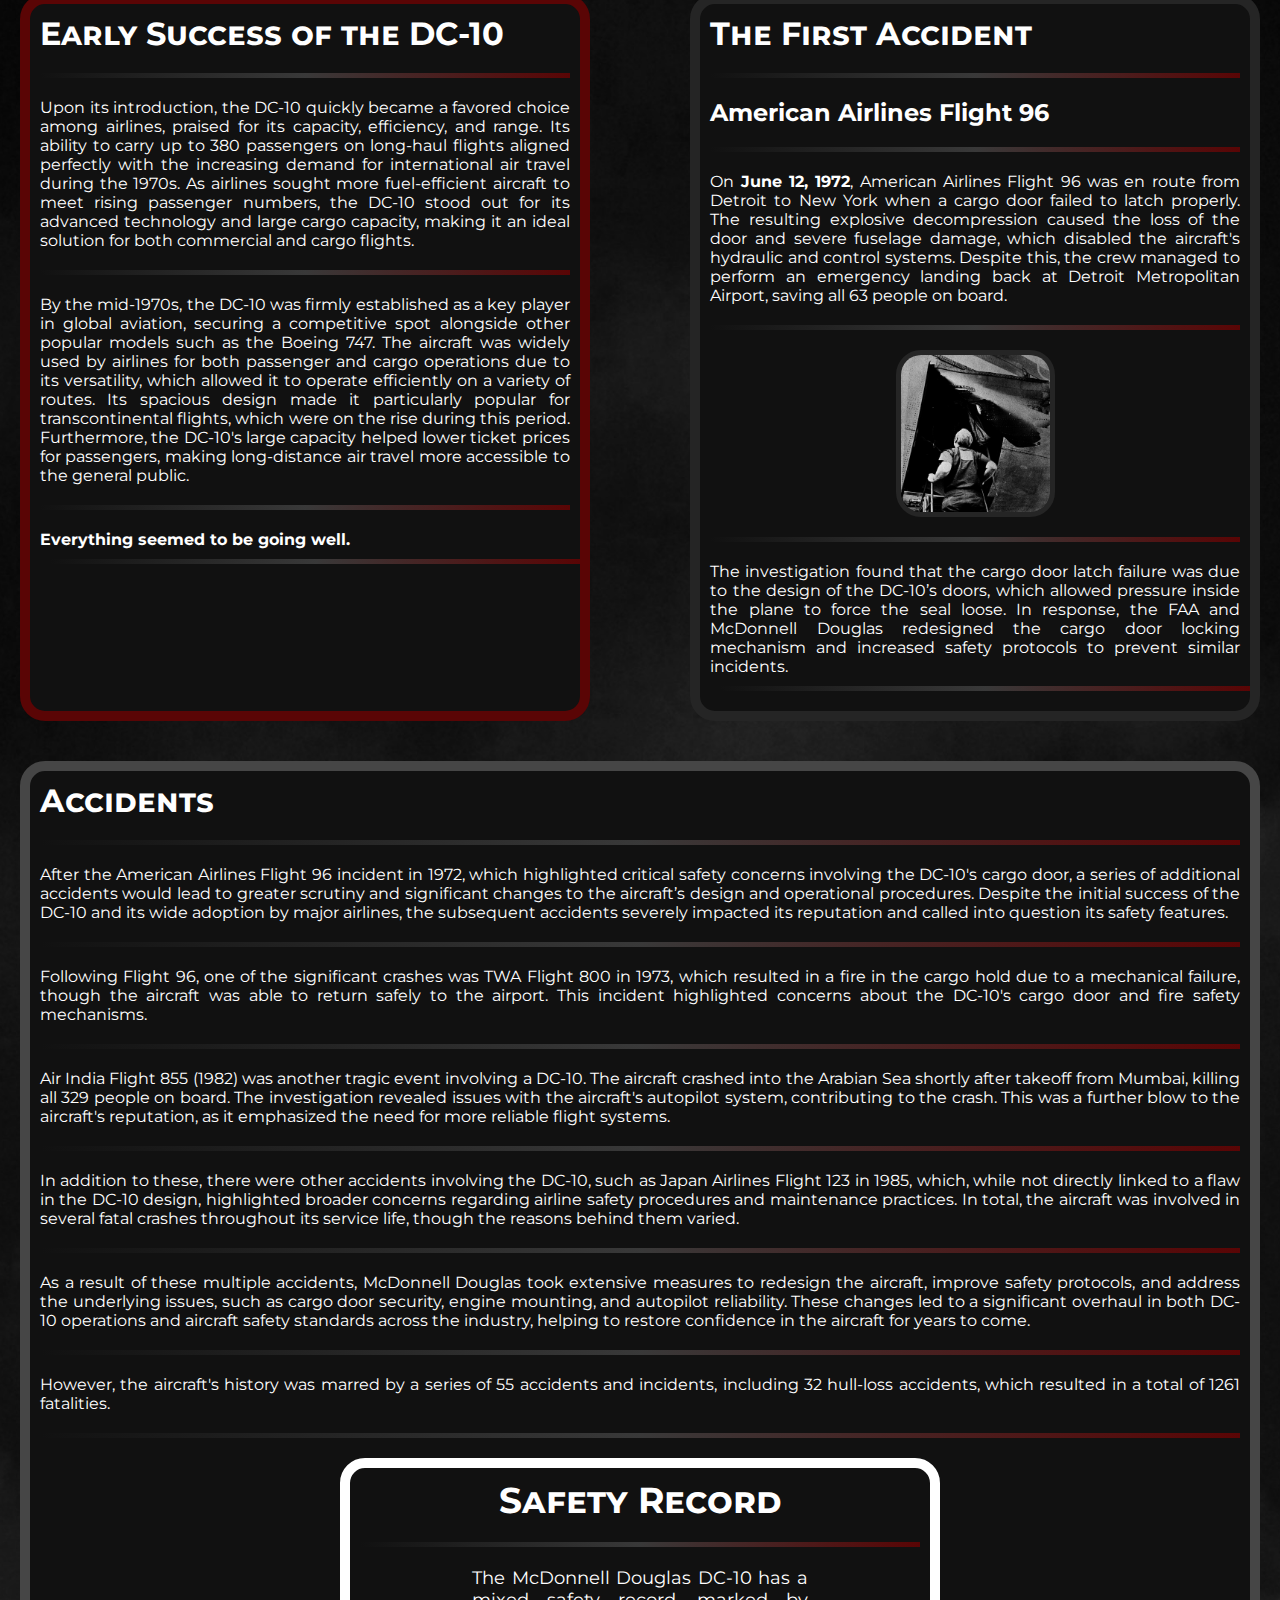
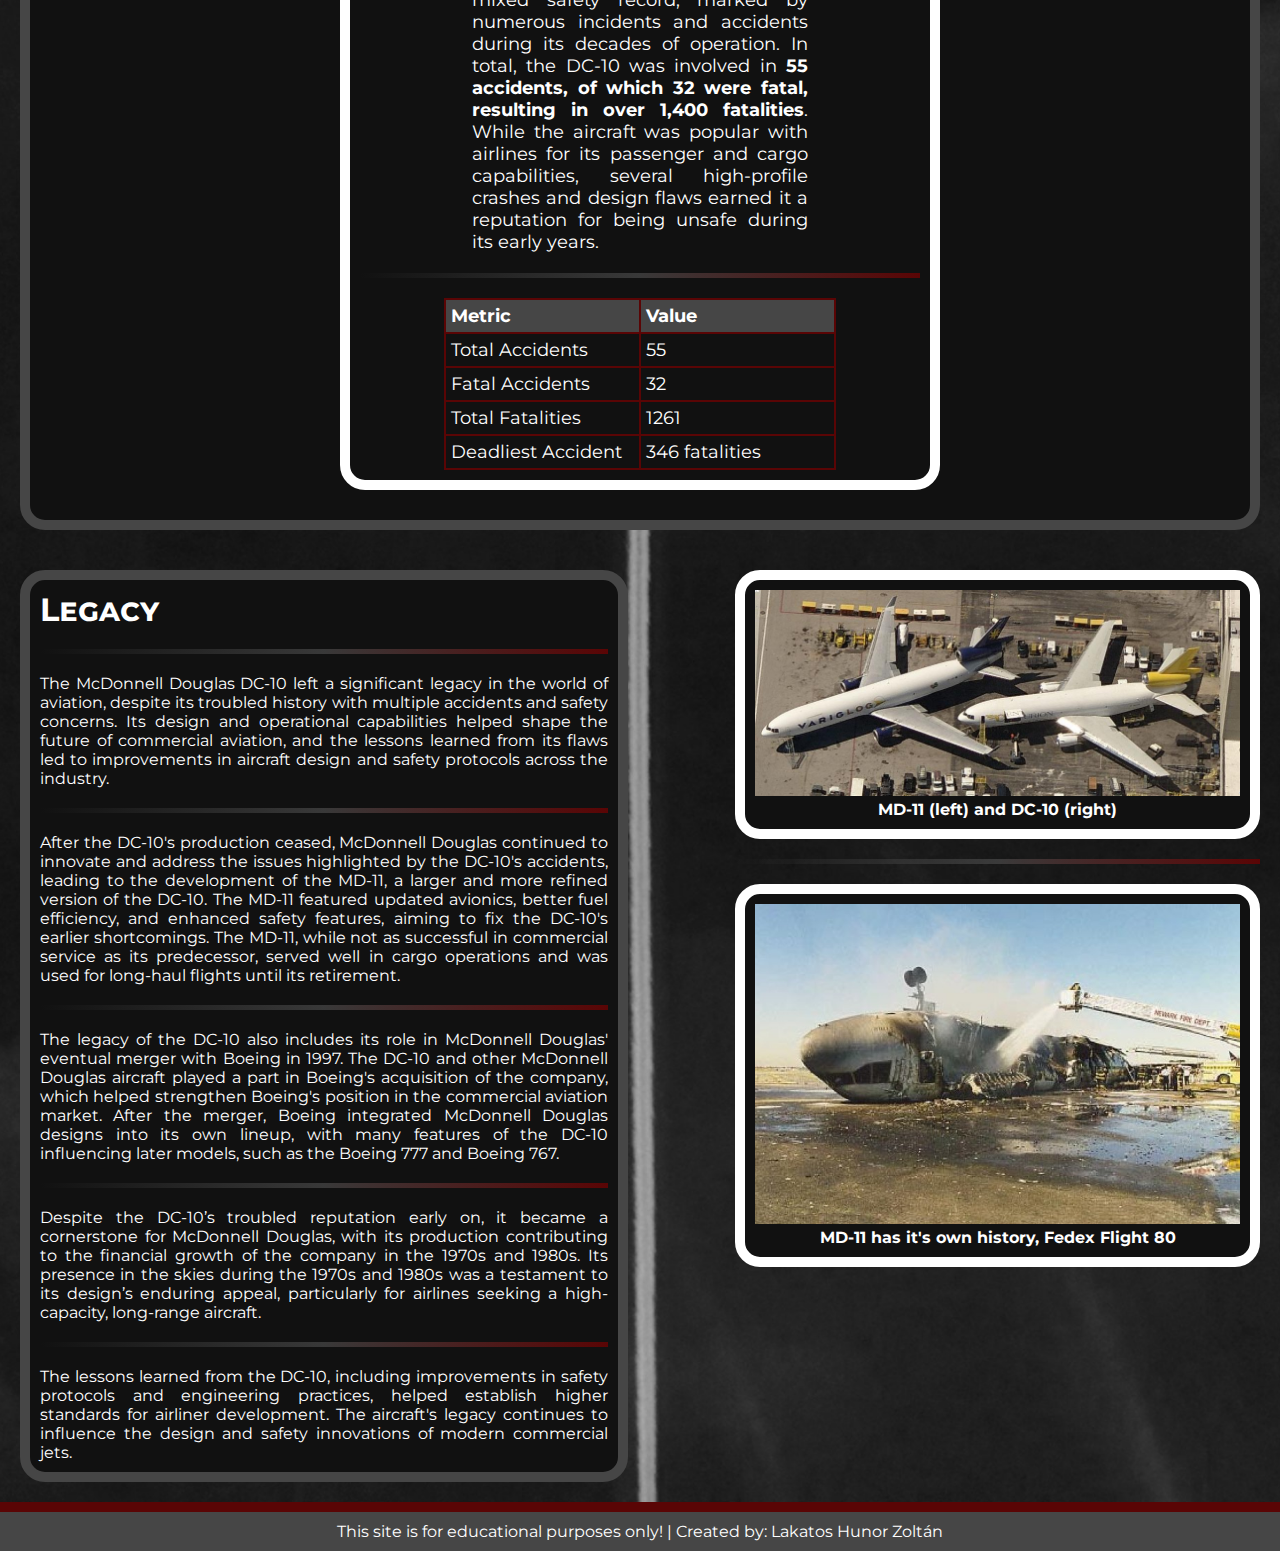
<file: history.html>
<!DOCTYPE html>
<html lang="en">

<head>
    <meta charset="UTF-8">
    <meta name="viewport" content="width=device-width, initial-scale=1.0">
    <title>History of the DC-10</title>
    <link rel="stylesheet" href="style.css">
    <script src="script.js"></script>
    <link rel="stylesheet" type="text/css" href="slick-1.8.1/slick/slick.css">
    <link rel="stylesheet" type="text/css" href="slick-1.8.1/slick/slick-theme.css">
    <meta name="author" content="Lakatos Hunor Zoltán">
    <meta name="description" content="Az oldal a DC-10 nevű repülőgép történetét, 
    és baleseteit mutatja be, kiemelve a 3 legsúlyosabbat.">
    <meta name="copyright" content="Az oldal oktatási célokra jött létre.">
    <link rel="icon" type="image/x-icon" href="./kepek/favicon.png">

</head>

<body onload="header_fgv()">
    <nav class="big-nav">
        <ul id="sidemenu"><!--ez a mobilnézetes menü-->
            <li onclick="disappear()"><a href="#"><svg class="x" xmlns="http://www.w3.org/2000/svg" height="24px"
                        viewBox="0 -960 960 960" width="24px" fill="#ffffff">
                        <path
                            d="m256-200-56-56 224-224-224-224 56-56 224 224 224-224 56 56-224 224 224 224-56 56-224-224-224 224Z" />
                    </svg></a></li>
            <li><a href="index.html">Home</a></li>
            <li><a href="history.html">History</a></li>
            <li><a href="flight_901.html">Flight 901</a></li>
            <li><a href="flight_191.html">Flight 191</a></li>
            <li><a href="flight_981.html">Flight 981</a></li>
        </ul>
        <ul>
            <li><a href="index.html" class="logo"><svg xmlns="http://www.w3.org/2000/svg" height="24px"
                        viewBox="0 -960 960 960" width="24px" fill="#ffffff">
                        <path
                            d="M280-80v-100l120-84v-144L80-280v-120l320-224v-176q0-33 23.5-56.5T480-880q33 0 56.5 23.5T560-800v176l320 224v120L560-408v144l120 84v100l-200-60-200 60Z" />
                    </svg></a></li>
            <li class="disappear"><a href="history.html" id="current">History</a></li>
            <li class="disappear"><a href="flight_901.html">Flight 901</a></li>
            <li class="disappear"><a href="flight_191.html">Flight 191</a></li>
            <li class="disappear"><a href="flight_981.html">Flight 981</a></li>
            <li class="menugomb" onclick="appear()"><a href="#"><svg xmlns="http://www.w3.org/2000/svg" height="24px"
                        viewBox="0 -960 960 960" width="24px" fill="#ffffff">
                        <path d="M120-240v-80h720v80H120Zm0-200v-80h720v80H120Zm0-200v-80h720v80H120Z" />
                        <!--ez a tabletes és számítógépes menü-->
                    </svg></a></li>
        </ul>
    </nav>
    <header><span id="header-one">History</span><span id="header-two">of</span><span id="header-three">DC-10</span>
    </header>
    <hr>
    <section class="center slider">
        <div><img src="kepek/Douglas_DC-10_Eastern_640px_472px.png" alt="Eastern DC-10 airplane"
                title="Eastern DC-10 airplane"></div>
        <div><img src="kepek/Aircraft.dc-10.750pix_640px_472px.png" alt="Banglasdesh Airlines DC-10"
                title="Banglasdesh Airlines DC-10">
        </div>
        <div><img src="kepek/Douglas_DC-10_Alitalia_640px_472px.png" alt="Alitalia DC-10" title="Alitalia DC-10"></div>
        <div><img src="kepek/First_McDonnell_Douglas_DC-10_in_Flight_640px_472px.png" alt="DC-10 first Flight"
                title="DC-10 first Flight"></div>
        <div><img src="kepek/McDonnell_Douglas_DC-10_Prototype_Landing_640px_472px.png" alt="DC-10 Prototype landing"
                title="DC-10 Prototype landing">
        </div>


    </section>
    <hr>

    <div class="container">
        <aside class="aside-container">
            <nav>
                <ul>
                    <li><a href="#development-id">Development</a></li>
                    <li><a href="#success-id">Early Success</a></li>
                    <li><a href="#first-id">First Accident</a></li>
                    <li><a href="#accidents-id">Accidents</a></li>
                    <li><a href="#legacy-id">Legacy</a></li>
                </ul>
            </nav>
            <hr>
            <section class="fuel-consumption">
                <h1>Fuel Consumption Calculator</h1>
                <hr>
                <label for="hours">Enter flight duration (hours, up to 16):</label>
                <input type="number" name="hours" id="hours" min="1" max="16" placeholder="Enter hours (1-12)" required>
                <button onclick="calculateFuel()">Calculate</button>
                <div class="result" id="result"></div>
            </section>
        </aside>
        <section class="prior" id="development-id">
            <h1>Development</h1>
            <hr>
            <p>The DC-10, developed by McDonnell Douglas, emerged as a groundbreaking innovation in the aviation
                industry during the late 1960s and early 1970s. Its creation was driven by the demand for an advanced,
                larger, and more efficient jetliner to replace aging aircraft like the DC-8. Simultaneously, McDonnell
                Douglas aimed to compete with the Boeing 747, which was making headlines as the first jumbo jet.
                Recognizing the need for a high-capacity aircraft that could handle both domestic and international
                routes, the company began designing the DC-10 with a passenger capacity ranging between 250 and 380
                seats, depending on the configuration.</p>
            <hr>
            <p>The design of the DC-10 stood out due to its unique tri-jet configuration, featuring three engines: two
                mounted under each wing and a third integrated into the base of the vertical stabilizer at the tail.
                This arrangement balanced the need for sufficient power while maintaining fuel efficiency, which was a
                significant concern in the industry at the time. Engineers prioritized optimizing the aircraft’s range,
                enabling it to undertake long-haul flights while meeting the operational needs of major airlines.
                Additionally, the design offered more redundancy than twin-engine planes of the era, adding to its
                appeal in terms of safety and performance.</p>
            <hr>
            <p>When the DC-10 made its commercial debut in 1970, it garnered considerable attention for its advanced
                technological features. These included state-of-the-art avionics, which enhanced navigation and
                operational reliability, and an innovative cabin layout that focused on passenger comfort. Airlines
                could configure the cabin with luxurious wide-body seating and additional amenities, setting a new
                standard for passenger experience. Furthermore, the DC-10 boasted a longer range compared to many
                contemporaneous airliners, making it ideal for international routes connecting distant global
                destinations.</p>
            <hr>
        </section>
        <section class="cause" id="success-id">
            <h1>Early Success of the DC-10</h1>
            <hr>
            <p>Upon its introduction, the DC-10 quickly became a favored choice among airlines, praised for its
                capacity, efficiency, and range. Its ability to carry up to 380 passengers on long-haul flights aligned
                perfectly with the increasing demand for international air travel during the 1970s. As airlines sought
                more fuel-efficient aircraft to meet rising passenger numbers, the DC-10 stood out for its advanced
                technology and large cargo capacity, making it an ideal solution for both commercial and cargo flights.
            </p>
            <hr>
            <p>By the mid-1970s, the DC-10 was firmly established as a key player in global aviation, securing a
                competitive spot alongside other popular models such as the Boeing 747. The aircraft was widely used by
                airlines for both passenger and cargo operations due to its versatility, which allowed it to operate
                efficiently on a variety of routes. Its spacious design made it particularly popular for
                transcontinental flights, which were on the rise during this period. Furthermore, the DC-10's large
                capacity helped lower ticket prices for passengers, making long-distance air travel more accessible to
                the general public.</p>
            <hr>
            <p><span class="szovegkozi_kiemeles">Everything seemed to be going well.</span></p>
            <hr>
        </section>

        <section class="aftermath" id="first-id">
            <h1>The First Accident</h1>
            <hr>
            <h2>American Airlines Flight 96</h2>
            <hr>
            <p>
                On <span class="szovegkozi_kiemeles">June 12, 1972</span>, American Airlines Flight 96 was en route from
                Detroit to New York when a cargo door failed to latch properly. The resulting explosive decompression
                caused the loss of the door and severe fuselage damage, which disabled the aircraft's hydraulic and
                control systems. Despite this, the crew managed to perform an emergency landing back at Detroit
                Metropolitan Airport, saving all 63 people on board.
            </p>
            <hr>
            <img class="first-acc-pic szovegkozi-kep" src="kepek/Photo_of_American_Airlines_Flight_96_cargo_door.jpg"
                alt="Image of the cargo door incident">
            <hr>
            <p>
                The investigation found that the cargo door latch failure was due to the design of the DC-10’s doors,
                which allowed pressure inside the plane to force the seal loose. In response, the FAA and McDonnell
                Douglas redesigned the cargo door locking mechanism and increased safety protocols to prevent similar
                incidents.
            </p>
            <hr>
        </section>
        <article class="crash" id="accidents-id">
            <h1>Accidents</h1>
            <hr>
            <p>
                After the American Airlines Flight 96 incident in 1972, which highlighted critical safety concerns
                involving the DC-10's cargo door, a series of additional accidents would lead to greater scrutiny and
                significant changes to the aircraft’s design and operational procedures. Despite the initial success of
                the DC-10 and its wide adoption by major airlines, the subsequent accidents severely impacted its
                reputation and called into question its safety features.</p>
            <hr>

            <p>Following Flight 96, one of the significant crashes was TWA Flight 800 in 1973, which resulted in a fire
                in the cargo hold due to a mechanical failure, though the aircraft was able to return safely to the
                airport. This incident highlighted concerns about the DC-10's cargo door and fire safety mechanisms.</p>
            <hr>
            <p>Air India Flight 855 (1982) was another tragic event involving a DC-10. The aircraft crashed into the
                Arabian Sea shortly after takeoff from Mumbai, killing all 329 people on board. The investigation
                revealed issues with the aircraft's autopilot system, contributing to the crash. This was a further blow
                to the aircraft's reputation, as it emphasized the need for more reliable flight systems.</p>
            <hr>
            <p>In addition to these, there were other accidents involving the DC-10, such as Japan Airlines Flight 123
                in 1985, which, while not directly linked to a flaw in the DC-10 design, highlighted broader concerns
                regarding airline safety procedures and maintenance practices. In total, the aircraft was involved in
                several fatal crashes throughout its service life, though the reasons behind them varied.</p>
            <hr>
            <p>As a result of these multiple accidents, McDonnell Douglas took extensive measures to redesign the
                aircraft, improve safety protocols, and address the underlying issues, such as cargo door security,
                engine mounting, and autopilot reliability. These changes led to a significant overhaul in both DC-10
                operations and aircraft safety standards across the industry, helping to restore confidence in the
                aircraft for years to come.</p>
            <hr>
            <p>However, the aircraft's history was marred by a series of 55 accidents and incidents, including 32
                hull-loss accidents, which resulted in a total of 1261 fatalities.</p>
            <hr>
            <section class="history_record">
                <h1>Safety Record</h1>
                <hr>
                <p class="record_p">The McDonnell Douglas DC-10 has a mixed safety record, marked by numerous incidents
                    and
                    accidents during
                    its decades of operation. In total, the DC-10 was involved in <span class="szovegkozi_kiemeles">55
                        accidents, of which 32 were fatal,
                        resulting in over 1,400 fatalities</span>. While the aircraft was popular with airlines for its
                    passenger and
                    cargo capabilities, several high-profile crashes and design flaws earned it a reputation for being
                    unsafe during its early years.</p>
                <hr>
                <table>
                    <tr>
                        <td>Metric</td>
                        <td>Value</td>
                    </tr>
                    <tr>
                        <td>Total Accidents</td>
                        <td>55</td>
                    </tr>
                    <tr>
                        <td>Fatal Accidents</td>
                        <td>32</td>
                    </tr>
                    <tr>
                        <td>Total Fatalities</td>
                        <td>1261</td>
                    </tr>
                    <tr>
                        <td>Deadliest Accident</td>
                        <td>346 fatalities</td>
                    </tr>
                </table>
            </section>


        </article>
        <section class="legacy" id="legacy-id">
            <h1>Legacy</h1>
            <hr>
            <p>The McDonnell Douglas DC-10 left a significant legacy in the world of aviation, despite its troubled
                history with multiple accidents and safety concerns. Its design and operational capabilities helped
                shape the future of commercial aviation, and the lessons learned from its flaws led to improvements in
                aircraft design and safety protocols across the industry.</p>
            <hr>

            <p>After the DC-10's production ceased, McDonnell Douglas continued to innovate and address the issues
                highlighted by the DC-10's accidents, leading to the development of the MD-11, a larger and more refined
                version of the DC-10. The MD-11 featured updated avionics, better fuel efficiency, and enhanced safety
                features, aiming to fix the DC-10's earlier shortcomings. The MD-11, while not as successful in
                commercial service as its predecessor, served well in cargo operations and was used for long-haul
                flights until its retirement.</p>
            <hr>

            <p>The legacy of the DC-10 also includes its role in McDonnell Douglas' eventual merger with Boeing in 1997.
                The DC-10 and other McDonnell Douglas aircraft played a part in Boeing's acquisition of the company,
                which helped strengthen Boeing's position in the commercial aviation market. After the merger, Boeing
                integrated McDonnell Douglas designs into its own lineup, with many features of the DC-10 influencing
                later models, such as the Boeing 777 and Boeing 767.</p>
            <hr>
            <p>Despite the DC-10’s troubled reputation early on, it became a cornerstone for McDonnell Douglas, with its
                production contributing to the financial growth of the company in the 1970s and 1980s. Its presence in
                the skies during the 1970s and 1980s was a testament to its design’s enduring appeal, particularly for
                airlines seeking a high-capacity, long-range aircraft.</p>
            <hr>
            <p>The lessons learned from the DC-10, including improvements in safety protocols and engineering practices,
                helped establish higher standards for airliner development. The aircraft's legacy continues to influence
                the design and safety innovations of modern commercial jets.</p>
        </section>
        <aside class="aside-down">
            <figure><img src="kepek/MD11_AND_DC10_varig_comparison.jpg" alt="MD-11 and DC-10 next to each other"
                    class="comparison">
                <figcaption>MD-11 (left) and DC-10 (right)</figcaption>
            </figure>
            <hr>
            <figure><img src="kepek/Fedex_Flight_14_wreckage.jpg" alt="Fedex Flight 80, MD-11 wreckage"
                    class="fedex-wreckage">
                <figcaption>MD-11 has it's own history, Fedex Flight 80</figcaption>
            </figure>
        </aside>
        <footer>
            <p>This site is for educational purposes only! | Created by: Lakatos Hunor Zoltán</p>
        </footer>
    </div>


    <script src="https://code.jquery.com/jquery-2.2.0.min.js" type="text/javascript"></script>
    <script src="slick-1.8.1/slick/slick.js" type="text/javascript" charset="utf-8"></script>
    <script type="text/javascript">
        $(document).ready(function () {
            $('.home-slider').slick({
                infinite: true,
                autoplay: true,
                prevArrow: $('.prev'),
                nextArrow: $('.next'),
            });
            $(".center").slick({
                dots: true,
                infinite: true,
                centerMode: true,
                centerPadding: '0px',
                slidesToShow: 1,
                autoplay: false,
                arrows: true,
                responsive: [
                    {
                        breakpoint: 768,
                        settings: {
                            arrows: true,
                            centerPadding: '0px',
                            slidesToShow: 1
                        }
                    },
                    {
                        breakpoint: 600,
                        settings: {
                            arrows: true,
                            centerPadding: '0px',
                            slidesToShow: 1
                        }
                    }
                ]
            });


        });
    </script>
</body>

</html>
</file>
<file: style.css>
@import url('https://fonts.googleapis.com/css2?family=Lato:ital,wght@0,100;0,300;0,400;0,700;0,900;1,100;1,300;1,400;1,700;1,900&family=Montserrat:ital,wght@0,100..900;1,100..900&display=swap');
@import url('https://fonts.googleapis.com/css2?family=UnifrakturCook:wght@700&display=swap');

/*Általános*/
* {
    margin: 0;
    padding: 0;
    box-sizing: border-box;
}

html {
    scroll-behavior: smooth;
}

body {
    background-image: url(kepek/klim-musalimov-Lwf49f-QzSI-unsplash.jpg);
    background-repeat: no-repeat;
    background-size: cover;
    background-position: center;
    min-height: 100vh;
    font-family: "Montserrat", sans-serif;
}

hr {
    background-image: linear-gradient(to right, rgba(34, 33, 33, 0), rgba(70, 70, 70, 0.75), rgb(90, 5, 5));
    height: 5px;
    border: none;
    margin: 20px auto;
    width: 100%;
}

h1 {
    font-variant: small-caps;
}

.szovegkozi_kiemeles {
    font-weight: bold;
}

/*Menu*/
.big-nav {
    background-color: transparent;

}

.big-nav ul {
    width: 100%;
    list-style-type: none;
    display: flex;
    justify-content: flex-end;
    align-items: center;

}

.szovegkozi-kep {
    border: 5px solid rgb(37, 37, 37);
    border-radius: 25px;
}

.big-nav li {
    height: 50px;
}

.big-nav a {
    display: flex;
    height: 100%;
    padding: 0 30px;
    text-decoration: none;
    align-items: center;
    color: white;
    font-weight: bold;
}

.big-nav a:hover {
    background-color: rgb(17, 17, 17);
    color: white;
}

.big-nav a:active {
    color: white;
    font-size: large;
}

#current {
    background-color: transparent;
    border-bottom: 2px solid white;
    color: white;
    box-shadow: 0 0 20px 5px white;
}

.big-nav li:first-child {
    margin-right: auto;
}

.disappear {
    display: none;
}

#sidemenu {
    display: none;
    position: fixed;
    top: 0;
    right: 0;
    height: 100vh;
    width: 250px;
    background-color: rgba(70, 70, 70, 0.9);
    flex-direction: column;
    align-items: flex-start;
    justify-content: flex-start;
    z-index: 999;
}

#sidemenu li {
    width: 100%;
}

#sidemenu a {
    width: 100%;
}

.logo {
    background-color: transparent;
    border-right: 2px solid white;
    border-bottom: 2px solid white;
    box-shadow: 0 0 30px 15px white;
}

/*header*/
header {
    text-align: center;
    font-weight: bold;
    font-size: 60px;
    height: 100px;
    padding: 20px 0 10px 0;
    height: fit-content;
}

#header-one {
    transition: 4s;
}

#header-two {
    transition: 2s;
}

#header-three {
    transition: 6s;
}

#header-one,
#header-two,
#header-three {
    color: white;
    padding: 10px;
    opacity: 0;
    font-family: "UnifrakturCook", cursive;
}

.kezdolap-kep {
    width: 100%;
    height: 500px;
    background-image: url(kepek/aircraft_fekete_piros.jpg);
    background-repeat: no-repeat;
    background-size: cover;
    background-position: center;
}

/*képgalléria*/
.slider {
    width: 90%;
    min-width: 100px;
    max-width: 800px;
    margin: 0 auto;
    background-color: transparent;
    
}

.slick-slide {
    margin: 0;
}

.slick-slide img {
    width: 100%;
    height: auto;
    border: 10px solid white;
    border-radius: 25px;
   
}

.slick-prev:before,
.slick-next:before {
    color: white;

}

.slick-slide {
    transition: all ease-in-out .3s;
    /*opacity: .2;*/
}

.slick-active {
    opacity: .5;
}

.slick-current {
    opacity: 1;
}

/*szöveg*/
.container {
    display: flex;
    flex-wrap: wrap;
    justify-content: space-between;

}

.prior,
.crash,
.cause,
.aftermath,
.legacy {
    border-radius: 25px;
    color: white;
    width: 100%;
    margin: 20px;
    padding: 10px;
    text-align: justify;
    width: 100%;
    background-color: rgb(17, 17, 17);
}

.prior {
    border: 10px solid rgb(37, 37, 37);
}

.crash {
    border: 10px solid rgb(70, 70, 70);
}

.cause {
    border: 10px solid rgb(90, 5, 5);
}

.aftermath {
    border: 10px solid rgb(37, 37, 37);
}

.legacy {
    border: 10px solid rgb(70, 70, 70);
}

.prior:hover,
.aftermath:hover,
.crash:hover,
.cause:hover,
.legacy:hover {
    transition: 0.3s ease-in-out;
}

.prior:hover {
    box-shadow: 0 0 20px 5px rgb(37, 37, 37);
}

.crash:hover {
    box-shadow: 0 0 20px 5px rgb(70, 70, 70);
}

.cause:hover {
    box-shadow: 0 0 20px 5px rgb(90, 5, 5);
}

.aftermath:hover {
    box-shadow: 0 0 20px 5px rgb(37, 37, 37);
}

.legacy:hover {
    box-shadow: 0 0 20px 5px rgb(70, 70, 70);
}

/*Mini menu*/
.aside-container {
    display: flex;
    flex-direction: column;
    border-radius: 25px;
    color: white;
    flex-wrap: wrap;
    width: 100%;
    margin: 20px;
    height: fit-content;
}

.aside-container ul {
    list-style-type: none;
    text-align: center;
    margin: 20px;
}

.aside-container aside {
    border: 10px solid white;
    border-radius: 25px;
}

.aside-container ul li {
    border: 2px solid white;
    border-radius: 25px;
    margin: 4px;
    padding: 10px;
    font-weight: bold;
}

.aside-container a {
    text-decoration: none;
    color: white;
    display: block;
}

.aside-container li:hover {
    transition: 0.3s;
    background-color: rgb(90, 5, 5);
}

.aside-container aside img {
    padding: 10px;
}

.aside-container aside figcaption {
    padding: 10px;
}

.aside-container aside p,
.aside-container aside h1 {
    padding: 10px;
    text-align: justify;
}

.under-mini-nav {
    border: 10px solid white;
    border-radius: 25px;
    padding: 10px;
    text-align: justify;
}

.under-mini-nav:hover {
    transition: 0.3s;
    box-shadow: 0 0 20px 5px white;
}

/*Homepage*/
.sotetszurke-section,
.vilagosszurke-section,
.voros-section {
    border-radius: 25px;
    color: white;
    width: 100%;
    margin: 20px;

}

.sotetszurke-section:hover,
.vilagosszurke-section:hover,
.voros-section:hover {
    transition: all ease-in-out .5s;
    margin: 10px;
}

.sotetszurke-section td,
.vilagosszurke-section td,
.voros-section td {
    text-align: justify;
    padding: 10px;
}

.sotetszurke-section td img,
.vilagosszurke-section td img,
.voros-section td img {
    width: 100%;
}

.sotetszurke-section table tr:last-child,
.vilagosszurke-section table tr:last-child,
.voros-section table tr:last-child {
    text-align: center;
}

.sotetszurke-section table tr:last-child td,
.vilagosszurke-section table tr:last-child td,
.voros-section table tr:last-child td {
    font-size: larger;
    font-weight: bold;
    text-align: center;
    border: 2px solid white;
    border-radius: 10px;
    padding: 10px 20px;
    background-color: transparent;
    display: inline-block;
    margin: 0 auto;
}

.sotetszurke-section table tr:last-child td:hover,
.vilagosszurke-section table tr:last-child td:hover,
.voros-section table tr:last-child td:hover {
    transition: 0.3s ease;
}

.sotetszurke-section table tr:last-child td a,
.vilagosszurke-section table tr:last-child td a,
.voros-section table tr:last-child td a {
    text-decoration: none;
    color: white;
}

/*First section*/
.sotetszurke-section {
    background-color: rgb(17, 17, 17);
    border: 10px solid rgb(37, 37, 37);
}

.sotetszurke-section:hover {
    box-shadow: 0 0 20px 5px rgb(37, 37, 37);
}

.sotetszurke-section table tr:last-child td:hover {
    background-color: rgb(37, 37, 37);
}

/*Second section*/
.vilagosszurke-section {
    background-color: rgb(17, 17, 17);
    border: 10px solid rgb(70, 70, 70);
}

.vilagosszurke-section:hover {
    box-shadow: 0 0 20px 5px rgb(70, 70, 70);
}

.vilagosszurke-section table tr:last-child td:hover {
    background-color: rgb(70, 70, 70);
}

/*Third section*/
.voros-section {
    background-color: rgb(17, 17, 17);
    border: 10px solid rgb(90, 5, 5);
}

.voros-section:hover {
    box-shadow: 0 0 20px 5px rgb(90, 5, 5);
}

.voros-section table tr:last-child td:hover {
    background-color: rgb(90, 5, 5);
}

/*article*/
.container hr:last-child {
    margin: 10px;
}

.home_foszoveg,
.history_record {
    border: 10px solid white;
    background-color: rgb(17, 17, 17);
    color: white;
    border-radius: 25px;
    padding: 10px;
    text-align: justify;
    margin: 20px;
    font-size: large;
}

.home_foszoveg:hover {
    box-shadow: 0 0 20px 5px #ffffff;
    transition: 0.3s ease-in-out;
}

/*History*/
.history_record {
    display: flex;
    border: 10px solid white;
    background-color: rgb(17, 17, 17);
    color: white;
    border-radius: 25px;
    padding: 10px;
    text-align: justify;
    max-width: 600px;
    font-size: large;
    align-items: center;
    flex-direction: column;
    margin-right: auto;
    margin-left: auto;
}

.history_record:hover {
    box-shadow: 0 0 20px 5px #ffffff;
    transition: 0.3s ease-in-out;
}

.first-acc-pic {
    display: block;
    margin: 0 auto;
    width: 90%;

}

.record_p {
    width: 100%;
    text-align: justify;
}

.history_record td {
    border: 2px solid rgb(90, 5, 5);
    padding: 5px;
    width: 50%;
}

.history_record table {
    border: 2px solid rgb(90, 5, 5);
    border-collapse: collapse;
    width: 70%;

}

.history_record tr:first-child td {
    font-weight: bold;
    background-color: rgb(70, 70, 70);
}

.history_record td:hover {
    font-weight: bold;
    background-color: rgb(90, 5, 5);
}

.fuel-consumption {
    border: 10px solid white;
    border-radius: 25px;
    background-color: rgb(17, 17, 17);
    color: white;
    padding: 10px;
    height: fit-content;
    width: 100%;
    text-align: center;
}

.fuel-consumption:hover {
    box-shadow: 0 0 20px 5px white;
    transition: 0.3s ease-in-out;

}

.comparison {
    width: 100%;
}

.fedex-wreckage {
    width: 100%;
}

/*Air New Zealand Flight 901*/
.flight-zea-kep {
    width: 100%;
    height: 220px;
    background-image: url(kepek/Mt_erebus_Flight_901.jpg);
    background-repeat: no-repeat;
    background-size: cover;
    background-position: center;
}

#zea-remains {
    width: 60%;
    margin-left: auto;
    margin-right: auto;
    display: block;
}

/*American Airlines Flight 191*/
.aa-dc-10-img {
    width: 80%;
    margin-left: auto;
    margin-right: auto;
    display: block;
}

.ohare:hover {
    transition: 0.3s ease-in-out;
    box-shadow: 0 0 20px 5px white;
}

.flight-aa-kep {
    width: 100%;
    height: 400px;
    background-image: url(kepek/Aa191_ohare.jpg);
    background-repeat: no-repeat;
    background-size: cover;
    background-position: center;
    opacity: 0;
}

.aa-caption {
    color: white;
    font-style: italic;
    text-align: center;
}

.ohare img {
    width: 100%;
}

.ohare figcaption {
    text-align: center;
    font-weight: bold;
}

#aa-remains,
#zea-remains {
    width: 60%;
    margin-left: auto;
    margin-right: auto;
    display: block;
}

#aa-pylon {
    width: 90%;
    margin-left: auto;
    margin-right: auto;
    display: block;
}

/*Turkish Airlines Flight 981*/
#tur-remains {
    width: 40%;
    margin-left: auto;
    margin-right: auto;
    display: block;
}

.flight-tur-kep {
    width: 100%;
    height: 220px;
    background-image: url(kepek/Douglas_DC-10_Turkish.png);
    background-repeat: no-repeat;
    background-size: cover;
    background-position: center;
}

.tur-video{
    width: 100%;
}
/*Down aside*/
.aside-down {
    display: flex;
    flex-direction: column;
    display: block;
    border-radius: 25px;
    color: white;
    flex-wrap: wrap;
    width: 100%;

    margin: 20px;
    height: fit-content;
}

.aside-down figure {
    border: 10px solid white;
    border-radius: 25px;
    padding: 10px;
    background-color: rgb(17, 17, 17);

}

.aside-down figure:hover {
    transition: 0.3s ease-in-out;
    box-shadow: 0 0 20px 5px white;
}

.aside-down figcaption {
    text-align: center;
    font-weight: bold;

}

/*questionnaire*/
.questionnaire {
    display: flex;
    width: 100%;
    background-color: rgb(17, 17, 17);
    border: 10px solid rgb(90, 5, 5);
    border-radius: 25px;
    margin: 20px;
    flex-wrap: wrap;
    flex-direction: row;
    color: white;
}

.questionnaire.left,
.questionnaire.right {
    width: 100%;
}

.terms-cond {
    width: 100%;
    padding: 10px;
    text-align: justify;
    display: block;
    margin-left: auto;
    margin-right: auto;
}

.questionnaire:hover {
    transition: 0.3s ease-in-out;
    box-shadow: 0 0 20px 5px rgb(90, 5, 5);
}

.right {
    /*border-left: 10px solid rgb(90, 5, 5);*/
    padding: 10px;
}

.left {
    padding: 10px;
}

input[type=submit] {
    background-color: rgb(17, 17, 17);
    border: 2px solid white;
    border-radius: 25px;
    color: white;
    padding: 10px;
    font-weight: bold;
}

input[type=submit]:hover {
    background-color: rgb(90, 5, 5);
    transition: 0.3s ease-in-out;
}

.quiz-title {
    color: white;
    width: 100%;
    text-align: center;
    font-size: 30px;

    background-color: rgb(17, 17, 17);
    margin: 20px;
    border: 10px solid rgb(90, 5, 5);
    padding: 10px;
}

.quiz-title:hover {
    transition: 0.3s ease-in-out;
    box-shadow: 0 0 20px 5px rgb(90, 5, 5);
}

/*footer*/
footer {
    background-color: rgb(70, 70, 70);
    color: white;
    padding: 10px;
    border-top: 10px solid rgb(90, 5, 5);
    width: 100%;
    text-align: center;
}

@media only screen and (min-width: 600px) {
    .disappear {
        display: flex;
    }

    .menugomb {
        display: none;
    }

    .big-nav a:active {
        color: white;
        /*font-weight: bold;*/
        /*background-color: black;*/
        font-size: large;
    }

    .big-nav a:hover {
        background-color: transparent;
        color: white;
        border-bottom: 2px solid white;

    }

    .sotetszurke-section,
    .vilagosszurke-section {
        width: 39%;
        height: 700px;
    }

    .voros-section {
        width: 100%;

    }

    .fuel-consumption {
        width: 60%;
        margin: auto;
    }

    /*Images*/
    .flight-zea-kep {
        height: 400px;
    }

    .kezdolap-kep {
        height: 600px;
    }


}

@media only screen and (min-width: 768px) {
    .disappear {
        display: flex;
    }

    .menugomb {
        display: none;
    }

    .big-nav a:active {
        color: white;
        font-size: large;
    }

    .big-nav a:hover {
        background-color: transparent;
        color: white;
        border-bottom: 2px solid white;

    }

    .sotetszurke-section,
    .vilagosszurke-section,
    .voros-section {
        width: 29%;
        height: 700px;
        margin: 15px;
    }

    .fuel-consumption {
        width: 100%;
    }

    .record_p {
        width: 60%;
    }

    /*images*/
    .kezdolap-kep {
        height: 650px;
    }

    .first-acc-pic {
        width: 30%;
    }

    .flight-zea-kep {
        height: 650px;
    }

    .flight-aa-kep {
        height: 600px;
        background-size: contain;
    }

    #aa-remains {
        width: 40%;
    }

    #zea-remains {
        width: 30%;
    }

    .aa-dc-10-img {
        width: 40%;
    }

    #tur-remains {
        width: 20%;
    }

    .flight-tur-kep {
        height: 450px;
    }

    /*Box*/
    .aside-container {
        width: 30%;
    }

    .prior {
        width: 59%;
    }

    .crash {
        width: 100%;
    }

    .cause {
        width: 44.5%;
    }

    .aftermath {
        width: 44.5%;
    }

    .legacy {
        width: 47.5%;
    }

    .aside-down {
        width: 41%;
    }

    .questionnaire div {
        width: 50%;
    }

    .right {
        border-left: 10px solid rgb(90, 5, 5);
    }

    .left {
        border-right: 10px solid rgb(90, 5, 5);
    }

    .terms-cond {
        width: 90%;
    }

    .zea-legacy {
        margin-left: auto;
        margin-right: auto;
    }
}
</file>
